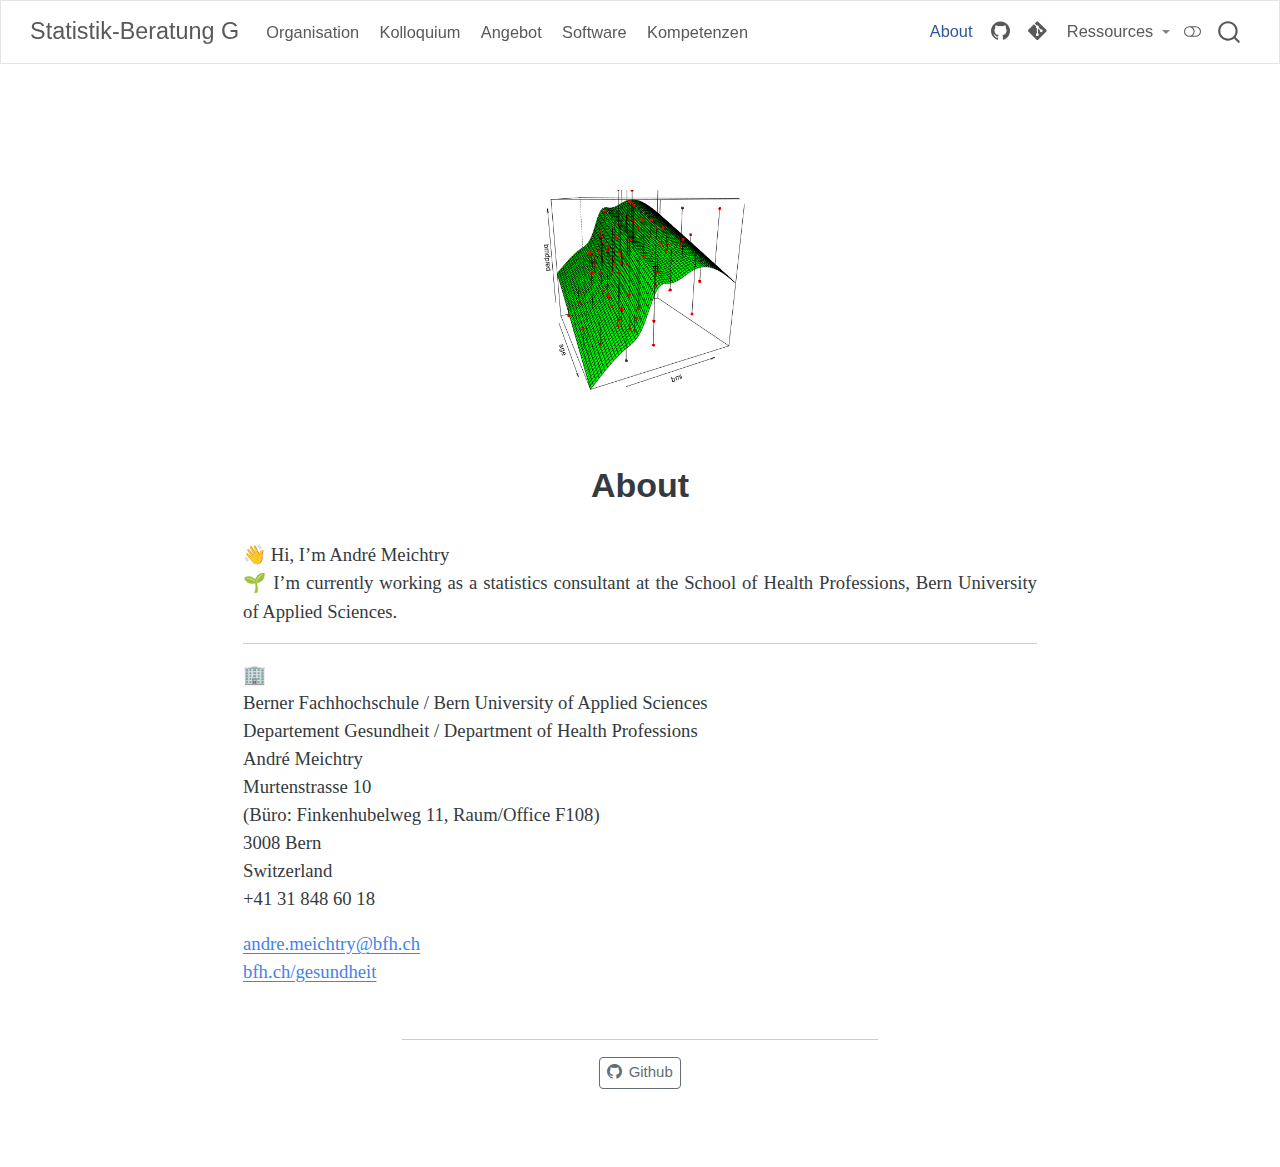
<file: docs/about.html>
<!DOCTYPE html>
<html xmlns="http://www.w3.org/1999/xhtml" lang="en" xml:lang="en"><head>

<meta charset="utf-8">
<meta name="generator" content="quarto-1.5.41">

<meta name="viewport" content="width=device-width, initial-scale=1.0, user-scalable=yes">


<title>Statistik-Beratung G – About</title>
<style>
code{white-space: pre-wrap;}
span.smallcaps{font-variant: small-caps;}
div.columns{display: flex; gap: min(4vw, 1.5em);}
div.column{flex: auto; overflow-x: auto;}
div.hanging-indent{margin-left: 1.5em; text-indent: -1.5em;}
ul.task-list{list-style: none;}
ul.task-list li input[type="checkbox"] {
  width: 0.8em;
  margin: 0 0.8em 0.2em -1em; /* quarto-specific, see https://github.com/quarto-dev/quarto-cli/issues/4556 */ 
  vertical-align: middle;
}
</style>


<script src="site_libs/quarto-nav/quarto-nav.js"></script>
<script src="site_libs/quarto-nav/headroom.min.js"></script>
<script src="site_libs/clipboard/clipboard.min.js"></script>
<script src="site_libs/quarto-search/autocomplete.umd.js"></script>
<script src="site_libs/quarto-search/fuse.min.js"></script>
<script src="site_libs/quarto-search/quarto-search.js"></script>
<meta name="quarto:offset" content="./">
<script src="site_libs/quarto-html/quarto.js"></script>
<script src="site_libs/quarto-html/popper.min.js"></script>
<script src="site_libs/quarto-html/tippy.umd.min.js"></script>
<link href="site_libs/quarto-html/tippy.css" rel="stylesheet">
<link href="site_libs/quarto-html/quarto-syntax-highlighting.css" rel="stylesheet" class="quarto-color-scheme" id="quarto-text-highlighting-styles">
<link href="site_libs/quarto-html/quarto-syntax-highlighting-dark.css" rel="prefetch" class="quarto-color-scheme quarto-color-alternate" id="quarto-text-highlighting-styles">
<script src="site_libs/bootstrap/bootstrap.min.js"></script>
<link href="site_libs/bootstrap/bootstrap-icons.css" rel="stylesheet">
<link href="site_libs/bootstrap/bootstrap.min.css" rel="stylesheet" class="quarto-color-scheme" id="quarto-bootstrap" data-mode="light">
<link href="site_libs/bootstrap/bootstrap-dark.min.css" rel="prefetch" class="quarto-color-scheme quarto-color-alternate" id="quarto-bootstrap" data-mode="dark">
<script id="quarto-search-options" type="application/json">{
  "location": "navbar",
  "copy-button": false,
  "collapse-after": 3,
  "panel-placement": "end",
  "type": "overlay",
  "limit": 50,
  "keyboard-shortcut": [
    "f",
    "/",
    "s"
  ],
  "show-item-context": false,
  "language": {
    "search-no-results-text": "No results",
    "search-matching-documents-text": "matching documents",
    "search-copy-link-title": "Copy link to search",
    "search-hide-matches-text": "Hide additional matches",
    "search-more-match-text": "more match in this document",
    "search-more-matches-text": "more matches in this document",
    "search-clear-button-title": "Clear",
    "search-text-placeholder": "",
    "search-detached-cancel-button-title": "Cancel",
    "search-submit-button-title": "Submit",
    "search-label": "Search"
  }
}</script>


</head>

<body class="nav-fixed fullcontent">

<div id="quarto-search-results"></div>
  <header id="quarto-header" class="headroom fixed-top">
    <nav class="navbar navbar-expand-lg " data-bs-theme="dark">
      <div class="navbar-container container-fluid">
      <div class="navbar-brand-container mx-auto">
    <a class="navbar-brand" href="./index.html">
    <span class="navbar-title">Statistik-Beratung G</span>
    </a>
  </div>
            <div id="quarto-search" class="" title="Search"></div>
          <button class="navbar-toggler" type="button" data-bs-toggle="collapse" data-bs-target="#navbarCollapse" aria-controls="navbarCollapse" role="menu" aria-expanded="false" aria-label="Toggle navigation" onclick="if (window.quartoToggleHeadroom) { window.quartoToggleHeadroom(); }">
  <span class="navbar-toggler-icon"></span>
</button>
          <div class="collapse navbar-collapse" id="navbarCollapse">
            <ul class="navbar-nav navbar-nav-scroll me-auto">
  <li class="nav-item">
    <a class="nav-link" href="./organisation.html"> 
<span class="menu-text">Organisation</span></a>
  </li>  
  <li class="nav-item">
    <a class="nav-link" href="./Kolloquium.html"> 
<span class="menu-text">Kolloquium</span></a>
  </li>  
  <li class="nav-item">
    <a class="nav-link" href="./angebot.html"> 
<span class="menu-text">Angebot</span></a>
  </li>  
  <li class="nav-item">
    <a class="nav-link" href="./software.html"> 
<span class="menu-text">Software</span></a>
  </li>  
  <li class="nav-item">
    <a class="nav-link" href="./kompetenzen.html"> 
<span class="menu-text">Kompetenzen</span></a>
  </li>  
</ul>
            <ul class="navbar-nav navbar-nav-scroll ms-auto">
  <li class="nav-item">
    <a class="nav-link active" href="./about.html" aria-current="page"> 
<span class="menu-text">About</span></a>
  </li>  
  <li class="nav-item compact">
    <a class="nav-link" href="https://github.com/mcdr65"> <i class="bi bi-github" role="img">
</i> 
<span class="menu-text"></span></a>
  </li>  
  <li class="nav-item compact">
    <a class="nav-link" href="https://gitlab.ti.bfh.ch/"> <i class="bi bi-git" role="img">
</i> 
<span class="menu-text"></span></a>
  </li>  
  <li class="nav-item dropdown ">
    <a class="nav-link dropdown-toggle" href="#" id="nav-menu-ressources" role="link" data-bs-toggle="dropdown" aria-expanded="false">
 <span class="menu-text">Ressources</span>
    </a>
    <ul class="dropdown-menu dropdown-menu-end" aria-labelledby="nav-menu-ressources">    
        <li>
    <a class="dropdown-item" href="https://rweekly.org/">
 <span class="dropdown-text">R Weekly</span></a>
  </li>  
        <li>
    <a class="dropdown-item" href="https://www.r-bloggers.com/">
 <span class="dropdown-text">R Bloggers</span></a>
  </li>  
    </ul>
  </li>
</ul>
          </div> <!-- /navcollapse -->
            <div class="quarto-navbar-tools">
  <a href="" class="quarto-color-scheme-toggle quarto-navigation-tool  px-1" onclick="window.quartoToggleColorScheme(); return false;" title="Toggle dark mode"><i class="bi"></i></a>
</div>
      </div> <!-- /container-fluid -->
    </nav>
</header>
<!-- content -->
<div id="quarto-content" class="quarto-container page-columns page-rows-contents page-layout-article page-navbar">
<!-- sidebar -->
<!-- margin-sidebar -->
    
<!-- main -->
<div class="quarto-about-jolla">
  <img src="profile.png" class="about-image
  round " style="height: 15em; width: 15em;">
 <header id="title-block-header" class="quarto-title-block default">
<div class="quarto-title">
<h1 class="title">About</h1>
</div>
<div class="quarto-title-meta">
  </div>
</header><main class="content" id="quarto-document-content">
<div style="text-align: justify">
<p>👋 Hi, I’m André Meichtry<br>
🌱 I’m currently working as a statistics consultant at the School of Health Professions, Bern University of Applied Sciences.<br>
<!-- 👀 I’m interested in philosophy and history of physics --> <!-- ❤️ I like 🏃. --></p>
<hr>
<p>🏢<br>
Berner Fachhochschule / Bern University of Applied Sciences<br>
Departement Gesundheit / Department of Health Professions<br>
André Meichtry<br>
Murtenstrasse 10<br>
(Büro: Finkenhubelweg 11, Raum/Office F108)<br>
3008 Bern<br>
Switzerland<br>
+41 31 848 60 18<br>
</p>
<p><a href="mailto:andre.meichtry@bfh.ch">andre.meichtry@bfh.ch</a><br>
<a href="bfh.ch/gesundheit">bfh.ch/gesundheit</a></p>
</div>


</main> 
  <hr class="about-sep">
   <div class="about-links">
  <a href="https://github.com" class="about-link" rel="" target="">
    <i class="bi bi-github"></i>
     <span class="about-link-text">Github</span>
  </a>
</div>
</div>
 <!-- /main -->
<script id="quarto-html-after-body" type="application/javascript">
window.document.addEventListener("DOMContentLoaded", function (event) {
  const toggleBodyColorMode = (bsSheetEl) => {
    const mode = bsSheetEl.getAttribute("data-mode");
    const bodyEl = window.document.querySelector("body");
    if (mode === "dark") {
      bodyEl.classList.add("quarto-dark");
      bodyEl.classList.remove("quarto-light");
    } else {
      bodyEl.classList.add("quarto-light");
      bodyEl.classList.remove("quarto-dark");
    }
  }
  const toggleBodyColorPrimary = () => {
    const bsSheetEl = window.document.querySelector("link#quarto-bootstrap");
    if (bsSheetEl) {
      toggleBodyColorMode(bsSheetEl);
    }
  }
  toggleBodyColorPrimary();  
  const disableStylesheet = (stylesheets) => {
    for (let i=0; i < stylesheets.length; i++) {
      const stylesheet = stylesheets[i];
      stylesheet.rel = 'prefetch';
    }
  }
  const enableStylesheet = (stylesheets) => {
    for (let i=0; i < stylesheets.length; i++) {
      const stylesheet = stylesheets[i];
      stylesheet.rel = 'stylesheet';
    }
  }
  const manageTransitions = (selector, allowTransitions) => {
    const els = window.document.querySelectorAll(selector);
    for (let i=0; i < els.length; i++) {
      const el = els[i];
      if (allowTransitions) {
        el.classList.remove('notransition');
      } else {
        el.classList.add('notransition');
      }
    }
  }
  const toggleGiscusIfUsed = (isAlternate, darkModeDefault) => {
    const baseTheme = document.querySelector('#giscus-base-theme')?.value ?? 'light';
    const alternateTheme = document.querySelector('#giscus-alt-theme')?.value ?? 'dark';
    let newTheme = '';
    if(darkModeDefault) {
      newTheme = isAlternate ? baseTheme : alternateTheme;
    } else {
      newTheme = isAlternate ? alternateTheme : baseTheme;
    }
    const changeGiscusTheme = () => {
      // From: https://github.com/giscus/giscus/issues/336
      const sendMessage = (message) => {
        const iframe = document.querySelector('iframe.giscus-frame');
        if (!iframe) return;
        iframe.contentWindow.postMessage({ giscus: message }, 'https://giscus.app');
      }
      sendMessage({
        setConfig: {
          theme: newTheme
        }
      });
    }
    const isGiscussLoaded = window.document.querySelector('iframe.giscus-frame') !== null;
    if (isGiscussLoaded) {
      changeGiscusTheme();
    }
  }
  const toggleColorMode = (alternate) => {
    // Switch the stylesheets
    const alternateStylesheets = window.document.querySelectorAll('link.quarto-color-scheme.quarto-color-alternate');
    manageTransitions('#quarto-margin-sidebar .nav-link', false);
    if (alternate) {
      enableStylesheet(alternateStylesheets);
      for (const sheetNode of alternateStylesheets) {
        if (sheetNode.id === "quarto-bootstrap") {
          toggleBodyColorMode(sheetNode);
        }
      }
    } else {
      disableStylesheet(alternateStylesheets);
      toggleBodyColorPrimary();
    }
    manageTransitions('#quarto-margin-sidebar .nav-link', true);
    // Switch the toggles
    const toggles = window.document.querySelectorAll('.quarto-color-scheme-toggle');
    for (let i=0; i < toggles.length; i++) {
      const toggle = toggles[i];
      if (toggle) {
        if (alternate) {
          toggle.classList.add("alternate");     
        } else {
          toggle.classList.remove("alternate");
        }
      }
    }
    // Hack to workaround the fact that safari doesn't
    // properly recolor the scrollbar when toggling (#1455)
    if (navigator.userAgent.indexOf('Safari') > 0 && navigator.userAgent.indexOf('Chrome') == -1) {
      manageTransitions("body", false);
      window.scrollTo(0, 1);
      setTimeout(() => {
        window.scrollTo(0, 0);
        manageTransitions("body", true);
      }, 40);  
    }
  }
  const isFileUrl = () => { 
    return window.location.protocol === 'file:';
  }
  const hasAlternateSentinel = () => {  
    let styleSentinel = getColorSchemeSentinel();
    if (styleSentinel !== null) {
      return styleSentinel === "alternate";
    } else {
      return false;
    }
  }
  const setStyleSentinel = (alternate) => {
    const value = alternate ? "alternate" : "default";
    if (!isFileUrl()) {
      window.localStorage.setItem("quarto-color-scheme", value);
    } else {
      localAlternateSentinel = value;
    }
  }
  const getColorSchemeSentinel = () => {
    if (!isFileUrl()) {
      const storageValue = window.localStorage.getItem("quarto-color-scheme");
      return storageValue != null ? storageValue : localAlternateSentinel;
    } else {
      return localAlternateSentinel;
    }
  }
  const darkModeDefault = false;
  let localAlternateSentinel = darkModeDefault ? 'alternate' : 'default';
  // Dark / light mode switch
  window.quartoToggleColorScheme = () => {
    // Read the current dark / light value 
    let toAlternate = !hasAlternateSentinel();
    toggleColorMode(toAlternate);
    setStyleSentinel(toAlternate);
    toggleGiscusIfUsed(toAlternate, darkModeDefault);
  };
  // Ensure there is a toggle, if there isn't float one in the top right
  if (window.document.querySelector('.quarto-color-scheme-toggle') === null) {
    const a = window.document.createElement('a');
    a.classList.add('top-right');
    a.classList.add('quarto-color-scheme-toggle');
    a.href = "";
    a.onclick = function() { try { window.quartoToggleColorScheme(); } catch {} return false; };
    const i = window.document.createElement("i");
    i.classList.add('bi');
    a.appendChild(i);
    window.document.body.appendChild(a);
  }
  // Switch to dark mode if need be
  if (hasAlternateSentinel()) {
    toggleColorMode(true);
  } else {
    toggleColorMode(false);
  }
  const isCodeAnnotation = (el) => {
    for (const clz of el.classList) {
      if (clz.startsWith('code-annotation-')) {                     
        return true;
      }
    }
    return false;
  }
  const onCopySuccess = function(e) {
    // button target
    const button = e.trigger;
    // don't keep focus
    button.blur();
    // flash "checked"
    button.classList.add('code-copy-button-checked');
    var currentTitle = button.getAttribute("title");
    button.setAttribute("title", "Copied!");
    let tooltip;
    if (window.bootstrap) {
      button.setAttribute("data-bs-toggle", "tooltip");
      button.setAttribute("data-bs-placement", "left");
      button.setAttribute("data-bs-title", "Copied!");
      tooltip = new bootstrap.Tooltip(button, 
        { trigger: "manual", 
          customClass: "code-copy-button-tooltip",
          offset: [0, -8]});
      tooltip.show();    
    }
    setTimeout(function() {
      if (tooltip) {
        tooltip.hide();
        button.removeAttribute("data-bs-title");
        button.removeAttribute("data-bs-toggle");
        button.removeAttribute("data-bs-placement");
      }
      button.setAttribute("title", currentTitle);
      button.classList.remove('code-copy-button-checked');
    }, 1000);
    // clear code selection
    e.clearSelection();
  }
  const getTextToCopy = function(trigger) {
      const codeEl = trigger.previousElementSibling.cloneNode(true);
      for (const childEl of codeEl.children) {
        if (isCodeAnnotation(childEl)) {
          childEl.remove();
        }
      }
      return codeEl.innerText;
  }
  const clipboard = new window.ClipboardJS('.code-copy-button:not([data-in-quarto-modal])', {
    text: getTextToCopy
  });
  clipboard.on('success', onCopySuccess);
  if (window.document.getElementById('quarto-embedded-source-code-modal')) {
    // For code content inside modals, clipBoardJS needs to be initialized with a container option
    // TODO: Check when it could be a function (https://github.com/zenorocha/clipboard.js/issues/860)
    const clipboardModal = new window.ClipboardJS('.code-copy-button[data-in-quarto-modal]', {
      text: getTextToCopy,
      container: window.document.getElementById('quarto-embedded-source-code-modal')
    });
    clipboardModal.on('success', onCopySuccess);
  }
    var localhostRegex = new RegExp(/^(?:http|https):\/\/localhost\:?[0-9]*\//);
    var mailtoRegex = new RegExp(/^mailto:/);
      var filterRegex = new RegExp('/' + window.location.host + '/');
    var isInternal = (href) => {
        return filterRegex.test(href) || localhostRegex.test(href) || mailtoRegex.test(href);
    }
    // Inspect non-navigation links and adorn them if external
 	var links = window.document.querySelectorAll('a[href]:not(.nav-link):not(.navbar-brand):not(.toc-action):not(.sidebar-link):not(.sidebar-item-toggle):not(.pagination-link):not(.no-external):not([aria-hidden]):not(.dropdown-item):not(.quarto-navigation-tool):not(.about-link)');
    for (var i=0; i<links.length; i++) {
      const link = links[i];
      if (!isInternal(link.href)) {
        // undo the damage that might have been done by quarto-nav.js in the case of
        // links that we want to consider external
        if (link.dataset.originalHref !== undefined) {
          link.href = link.dataset.originalHref;
        }
      }
    }
  function tippyHover(el, contentFn, onTriggerFn, onUntriggerFn) {
    const config = {
      allowHTML: true,
      maxWidth: 500,
      delay: 100,
      arrow: false,
      appendTo: function(el) {
          return el.parentElement;
      },
      interactive: true,
      interactiveBorder: 10,
      theme: 'quarto',
      placement: 'bottom-start',
    };
    if (contentFn) {
      config.content = contentFn;
    }
    if (onTriggerFn) {
      config.onTrigger = onTriggerFn;
    }
    if (onUntriggerFn) {
      config.onUntrigger = onUntriggerFn;
    }
    window.tippy(el, config); 
  }
  const noterefs = window.document.querySelectorAll('a[role="doc-noteref"]');
  for (var i=0; i<noterefs.length; i++) {
    const ref = noterefs[i];
    tippyHover(ref, function() {
      // use id or data attribute instead here
      let href = ref.getAttribute('data-footnote-href') || ref.getAttribute('href');
      try { href = new URL(href).hash; } catch {}
      const id = href.replace(/^#\/?/, "");
      const note = window.document.getElementById(id);
      if (note) {
        return note.innerHTML;
      } else {
        return "";
      }
    });
  }
  const xrefs = window.document.querySelectorAll('a.quarto-xref');
  const processXRef = (id, note) => {
    // Strip column container classes
    const stripColumnClz = (el) => {
      el.classList.remove("page-full", "page-columns");
      if (el.children) {
        for (const child of el.children) {
          stripColumnClz(child);
        }
      }
    }
    stripColumnClz(note)
    if (id === null || id.startsWith('sec-')) {
      // Special case sections, only their first couple elements
      const container = document.createElement("div");
      if (note.children && note.children.length > 2) {
        container.appendChild(note.children[0].cloneNode(true));
        for (let i = 1; i < note.children.length; i++) {
          const child = note.children[i];
          if (child.tagName === "P" && child.innerText === "") {
            continue;
          } else {
            container.appendChild(child.cloneNode(true));
            break;
          }
        }
        if (window.Quarto?.typesetMath) {
          window.Quarto.typesetMath(container);
        }
        return container.innerHTML
      } else {
        if (window.Quarto?.typesetMath) {
          window.Quarto.typesetMath(note);
        }
        return note.innerHTML;
      }
    } else {
      // Remove any anchor links if they are present
      const anchorLink = note.querySelector('a.anchorjs-link');
      if (anchorLink) {
        anchorLink.remove();
      }
      if (window.Quarto?.typesetMath) {
        window.Quarto.typesetMath(note);
      }
      // TODO in 1.5, we should make sure this works without a callout special case
      if (note.classList.contains("callout")) {
        return note.outerHTML;
      } else {
        return note.innerHTML;
      }
    }
  }
  for (var i=0; i<xrefs.length; i++) {
    const xref = xrefs[i];
    tippyHover(xref, undefined, function(instance) {
      instance.disable();
      let url = xref.getAttribute('href');
      let hash = undefined; 
      if (url.startsWith('#')) {
        hash = url;
      } else {
        try { hash = new URL(url).hash; } catch {}
      }
      if (hash) {
        const id = hash.replace(/^#\/?/, "");
        const note = window.document.getElementById(id);
        if (note !== null) {
          try {
            const html = processXRef(id, note.cloneNode(true));
            instance.setContent(html);
          } finally {
            instance.enable();
            instance.show();
          }
        } else {
          // See if we can fetch this
          fetch(url.split('#')[0])
          .then(res => res.text())
          .then(html => {
            const parser = new DOMParser();
            const htmlDoc = parser.parseFromString(html, "text/html");
            const note = htmlDoc.getElementById(id);
            if (note !== null) {
              const html = processXRef(id, note);
              instance.setContent(html);
            } 
          }).finally(() => {
            instance.enable();
            instance.show();
          });
        }
      } else {
        // See if we can fetch a full url (with no hash to target)
        // This is a special case and we should probably do some content thinning / targeting
        fetch(url)
        .then(res => res.text())
        .then(html => {
          const parser = new DOMParser();
          const htmlDoc = parser.parseFromString(html, "text/html");
          const note = htmlDoc.querySelector('main.content');
          if (note !== null) {
            // This should only happen for chapter cross references
            // (since there is no id in the URL)
            // remove the first header
            if (note.children.length > 0 && note.children[0].tagName === "HEADER") {
              note.children[0].remove();
            }
            const html = processXRef(null, note);
            instance.setContent(html);
          } 
        }).finally(() => {
          instance.enable();
          instance.show();
        });
      }
    }, function(instance) {
    });
  }
      let selectedAnnoteEl;
      const selectorForAnnotation = ( cell, annotation) => {
        let cellAttr = 'data-code-cell="' + cell + '"';
        let lineAttr = 'data-code-annotation="' +  annotation + '"';
        const selector = 'span[' + cellAttr + '][' + lineAttr + ']';
        return selector;
      }
      const selectCodeLines = (annoteEl) => {
        const doc = window.document;
        const targetCell = annoteEl.getAttribute("data-target-cell");
        const targetAnnotation = annoteEl.getAttribute("data-target-annotation");
        const annoteSpan = window.document.querySelector(selectorForAnnotation(targetCell, targetAnnotation));
        const lines = annoteSpan.getAttribute("data-code-lines").split(",");
        const lineIds = lines.map((line) => {
          return targetCell + "-" + line;
        })
        let top = null;
        let height = null;
        let parent = null;
        if (lineIds.length > 0) {
            //compute the position of the single el (top and bottom and make a div)
            const el = window.document.getElementById(lineIds[0]);
            top = el.offsetTop;
            height = el.offsetHeight;
            parent = el.parentElement.parentElement;
          if (lineIds.length > 1) {
            const lastEl = window.document.getElementById(lineIds[lineIds.length - 1]);
            const bottom = lastEl.offsetTop + lastEl.offsetHeight;
            height = bottom - top;
          }
          if (top !== null && height !== null && parent !== null) {
            // cook up a div (if necessary) and position it 
            let div = window.document.getElementById("code-annotation-line-highlight");
            if (div === null) {
              div = window.document.createElement("div");
              div.setAttribute("id", "code-annotation-line-highlight");
              div.style.position = 'absolute';
              parent.appendChild(div);
            }
            div.style.top = top - 2 + "px";
            div.style.height = height + 4 + "px";
            div.style.left = 0;
            let gutterDiv = window.document.getElementById("code-annotation-line-highlight-gutter");
            if (gutterDiv === null) {
              gutterDiv = window.document.createElement("div");
              gutterDiv.setAttribute("id", "code-annotation-line-highlight-gutter");
              gutterDiv.style.position = 'absolute';
              const codeCell = window.document.getElementById(targetCell);
              const gutter = codeCell.querySelector('.code-annotation-gutter');
              gutter.appendChild(gutterDiv);
            }
            gutterDiv.style.top = top - 2 + "px";
            gutterDiv.style.height = height + 4 + "px";
          }
          selectedAnnoteEl = annoteEl;
        }
      };
      const unselectCodeLines = () => {
        const elementsIds = ["code-annotation-line-highlight", "code-annotation-line-highlight-gutter"];
        elementsIds.forEach((elId) => {
          const div = window.document.getElementById(elId);
          if (div) {
            div.remove();
          }
        });
        selectedAnnoteEl = undefined;
      };
        // Handle positioning of the toggle
    window.addEventListener(
      "resize",
      throttle(() => {
        elRect = undefined;
        if (selectedAnnoteEl) {
          selectCodeLines(selectedAnnoteEl);
        }
      }, 10)
    );
    function throttle(fn, ms) {
    let throttle = false;
    let timer;
      return (...args) => {
        if(!throttle) { // first call gets through
            fn.apply(this, args);
            throttle = true;
        } else { // all the others get throttled
            if(timer) clearTimeout(timer); // cancel #2
            timer = setTimeout(() => {
              fn.apply(this, args);
              timer = throttle = false;
            }, ms);
        }
      };
    }
      // Attach click handler to the DT
      const annoteDls = window.document.querySelectorAll('dt[data-target-cell]');
      for (const annoteDlNode of annoteDls) {
        annoteDlNode.addEventListener('click', (event) => {
          const clickedEl = event.target;
          if (clickedEl !== selectedAnnoteEl) {
            unselectCodeLines();
            const activeEl = window.document.querySelector('dt[data-target-cell].code-annotation-active');
            if (activeEl) {
              activeEl.classList.remove('code-annotation-active');
            }
            selectCodeLines(clickedEl);
            clickedEl.classList.add('code-annotation-active');
          } else {
            // Unselect the line
            unselectCodeLines();
            clickedEl.classList.remove('code-annotation-active');
          }
        });
      }
  const findCites = (el) => {
    const parentEl = el.parentElement;
    if (parentEl) {
      const cites = parentEl.dataset.cites;
      if (cites) {
        return {
          el,
          cites: cites.split(' ')
        };
      } else {
        return findCites(el.parentElement)
      }
    } else {
      return undefined;
    }
  };
  var bibliorefs = window.document.querySelectorAll('a[role="doc-biblioref"]');
  for (var i=0; i<bibliorefs.length; i++) {
    const ref = bibliorefs[i];
    const citeInfo = findCites(ref);
    if (citeInfo) {
      tippyHover(citeInfo.el, function() {
        var popup = window.document.createElement('div');
        citeInfo.cites.forEach(function(cite) {
          var citeDiv = window.document.createElement('div');
          citeDiv.classList.add('hanging-indent');
          citeDiv.classList.add('csl-entry');
          var biblioDiv = window.document.getElementById('ref-' + cite);
          if (biblioDiv) {
            citeDiv.innerHTML = biblioDiv.innerHTML;
          }
          popup.appendChild(citeDiv);
        });
        return popup.innerHTML;
      });
    }
  }
});
</script>
</div> <!-- /content -->




</body></html>
</file>
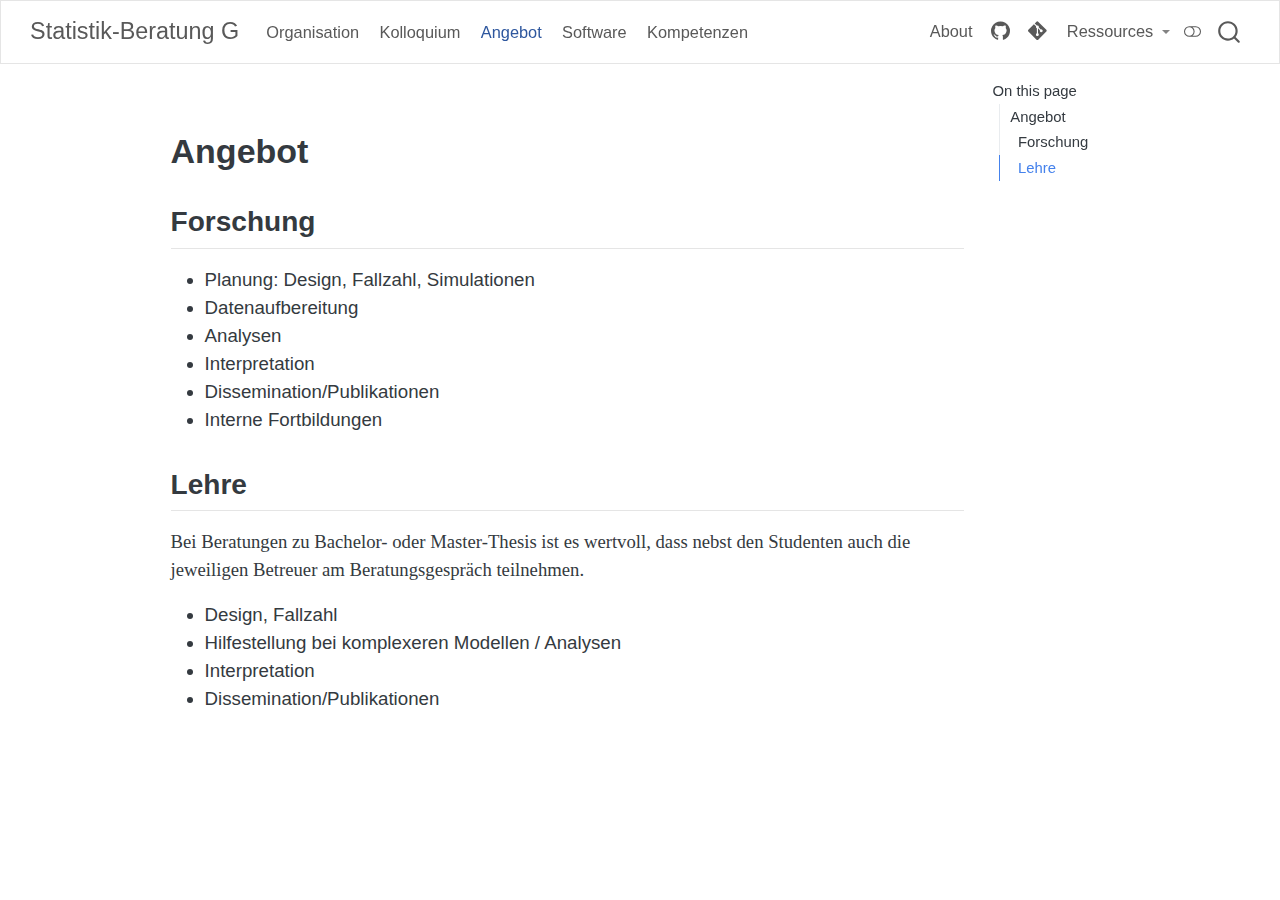
<file: docs/angebot.html>
<!DOCTYPE html>
<html xmlns="http://www.w3.org/1999/xhtml" lang="en" xml:lang="en"><head>

<meta charset="utf-8">
<meta name="generator" content="quarto-1.5.41">

<meta name="viewport" content="width=device-width, initial-scale=1.0, user-scalable=yes">


<title>Statistik-Beratung G – angebot</title>
<style>
code{white-space: pre-wrap;}
span.smallcaps{font-variant: small-caps;}
div.columns{display: flex; gap: min(4vw, 1.5em);}
div.column{flex: auto; overflow-x: auto;}
div.hanging-indent{margin-left: 1.5em; text-indent: -1.5em;}
ul.task-list{list-style: none;}
ul.task-list li input[type="checkbox"] {
  width: 0.8em;
  margin: 0 0.8em 0.2em -1em; /* quarto-specific, see https://github.com/quarto-dev/quarto-cli/issues/4556 */ 
  vertical-align: middle;
}
</style>


<script src="site_libs/quarto-nav/quarto-nav.js"></script>
<script src="site_libs/quarto-nav/headroom.min.js"></script>
<script src="site_libs/clipboard/clipboard.min.js"></script>
<script src="site_libs/quarto-search/autocomplete.umd.js"></script>
<script src="site_libs/quarto-search/fuse.min.js"></script>
<script src="site_libs/quarto-search/quarto-search.js"></script>
<meta name="quarto:offset" content="./">
<script src="site_libs/quarto-html/quarto.js"></script>
<script src="site_libs/quarto-html/popper.min.js"></script>
<script src="site_libs/quarto-html/tippy.umd.min.js"></script>
<script src="site_libs/quarto-html/anchor.min.js"></script>
<link href="site_libs/quarto-html/tippy.css" rel="stylesheet">
<link href="site_libs/quarto-html/quarto-syntax-highlighting.css" rel="stylesheet" class="quarto-color-scheme" id="quarto-text-highlighting-styles">
<link href="site_libs/quarto-html/quarto-syntax-highlighting-dark.css" rel="prefetch" class="quarto-color-scheme quarto-color-alternate" id="quarto-text-highlighting-styles">
<script src="site_libs/bootstrap/bootstrap.min.js"></script>
<link href="site_libs/bootstrap/bootstrap-icons.css" rel="stylesheet">
<link href="site_libs/bootstrap/bootstrap.min.css" rel="stylesheet" class="quarto-color-scheme" id="quarto-bootstrap" data-mode="light">
<link href="site_libs/bootstrap/bootstrap-dark.min.css" rel="prefetch" class="quarto-color-scheme quarto-color-alternate" id="quarto-bootstrap" data-mode="dark">
<script id="quarto-search-options" type="application/json">{
  "location": "navbar",
  "copy-button": false,
  "collapse-after": 3,
  "panel-placement": "end",
  "type": "overlay",
  "limit": 50,
  "keyboard-shortcut": [
    "f",
    "/",
    "s"
  ],
  "show-item-context": false,
  "language": {
    "search-no-results-text": "No results",
    "search-matching-documents-text": "matching documents",
    "search-copy-link-title": "Copy link to search",
    "search-hide-matches-text": "Hide additional matches",
    "search-more-match-text": "more match in this document",
    "search-more-matches-text": "more matches in this document",
    "search-clear-button-title": "Clear",
    "search-text-placeholder": "",
    "search-detached-cancel-button-title": "Cancel",
    "search-submit-button-title": "Submit",
    "search-label": "Search"
  }
}</script>


</head>

<body class="nav-fixed">

<div id="quarto-search-results"></div>
  <header id="quarto-header" class="headroom fixed-top">
    <nav class="navbar navbar-expand-lg " data-bs-theme="dark">
      <div class="navbar-container container-fluid">
      <div class="navbar-brand-container mx-auto">
    <a class="navbar-brand" href="./index.html">
    <span class="navbar-title">Statistik-Beratung G</span>
    </a>
  </div>
            <div id="quarto-search" class="" title="Search"></div>
          <button class="navbar-toggler" type="button" data-bs-toggle="collapse" data-bs-target="#navbarCollapse" aria-controls="navbarCollapse" role="menu" aria-expanded="false" aria-label="Toggle navigation" onclick="if (window.quartoToggleHeadroom) { window.quartoToggleHeadroom(); }">
  <span class="navbar-toggler-icon"></span>
</button>
          <div class="collapse navbar-collapse" id="navbarCollapse">
            <ul class="navbar-nav navbar-nav-scroll me-auto">
  <li class="nav-item">
    <a class="nav-link" href="./organisation.html"> 
<span class="menu-text">Organisation</span></a>
  </li>  
  <li class="nav-item">
    <a class="nav-link" href="./Kolloquium.html"> 
<span class="menu-text">Kolloquium</span></a>
  </li>  
  <li class="nav-item">
    <a class="nav-link active" href="./angebot.html" aria-current="page"> 
<span class="menu-text">Angebot</span></a>
  </li>  
  <li class="nav-item">
    <a class="nav-link" href="./software.html"> 
<span class="menu-text">Software</span></a>
  </li>  
  <li class="nav-item">
    <a class="nav-link" href="./kompetenzen.html"> 
<span class="menu-text">Kompetenzen</span></a>
  </li>  
</ul>
            <ul class="navbar-nav navbar-nav-scroll ms-auto">
  <li class="nav-item">
    <a class="nav-link" href="./about.html"> 
<span class="menu-text">About</span></a>
  </li>  
  <li class="nav-item compact">
    <a class="nav-link" href="https://github.com/mcdr65"> <i class="bi bi-github" role="img">
</i> 
<span class="menu-text"></span></a>
  </li>  
  <li class="nav-item compact">
    <a class="nav-link" href="https://gitlab.ti.bfh.ch/"> <i class="bi bi-git" role="img">
</i> 
<span class="menu-text"></span></a>
  </li>  
  <li class="nav-item dropdown ">
    <a class="nav-link dropdown-toggle" href="#" id="nav-menu-ressources" role="link" data-bs-toggle="dropdown" aria-expanded="false">
 <span class="menu-text">Ressources</span>
    </a>
    <ul class="dropdown-menu dropdown-menu-end" aria-labelledby="nav-menu-ressources">    
        <li>
    <a class="dropdown-item" href="https://rweekly.org/">
 <span class="dropdown-text">R Weekly</span></a>
  </li>  
        <li>
    <a class="dropdown-item" href="https://www.r-bloggers.com/">
 <span class="dropdown-text">R Bloggers</span></a>
  </li>  
    </ul>
  </li>
</ul>
          </div> <!-- /navcollapse -->
            <div class="quarto-navbar-tools">
  <a href="" class="quarto-color-scheme-toggle quarto-navigation-tool  px-1" onclick="window.quartoToggleColorScheme(); return false;" title="Toggle dark mode"><i class="bi"></i></a>
</div>
      </div> <!-- /container-fluid -->
    </nav>
</header>
<!-- content -->
<div id="quarto-content" class="quarto-container page-columns page-rows-contents page-layout-article page-navbar">
<!-- sidebar -->
<!-- margin-sidebar -->
    <div id="quarto-margin-sidebar" class="sidebar margin-sidebar">
        <nav id="TOC" role="doc-toc" class="toc-active">
    <h2 id="toc-title">On this page</h2>
   
  <ul>
  <li><a href="#angebot" id="toc-angebot" class="nav-link active" data-scroll-target="#angebot">Angebot</a>
  <ul class="collapse">
  <li><a href="#forschung" id="toc-forschung" class="nav-link" data-scroll-target="#forschung">Forschung</a></li>
  <li><a href="#lehre" id="toc-lehre" class="nav-link" data-scroll-target="#lehre">Lehre</a></li>
  </ul></li>
  </ul>
</nav>
    </div>
<!-- main -->
<main class="content" id="quarto-document-content">




<!-- > *To call in the statistician after the experiment is done may be no* -->
<!-- >     *more than asking him to perform a post-mortem examination: he may* -->
<!-- >     *be able to say what the experiment died of.* -->
<!-- > -->
<!-- > *Sir Ronald Aylmer Fisher* -->
<section id="angebot" class="level1">
<h1>Angebot</h1>
<section id="forschung" class="level2">
<h2 class="anchored" data-anchor-id="forschung">Forschung</h2>
<ul>
<li>Planung: Design, Fallzahl, Simulationen</li>
<li>Datenaufbereitung</li>
<li>Analysen</li>
<li>Interpretation</li>
<li>Dissemination/Publikationen</li>
<li>Interne Fortbildungen</li>
</ul>
</section>
<section id="lehre" class="level2">
<h2 class="anchored" data-anchor-id="lehre">Lehre</h2>
<!-- [^2]: Menschen, die an einer Hochschule einem Studium nachgehen, heissen Studenten. Man kann nicht sagen: "In der Kneipe sitzen biertrinkende Studierende" oder "Wir weinen um die gestorbenen Studierenden". -->
<p>Bei Beratungen zu Bachelor- oder Master-Thesis ist es wertvoll, dass nebst den Studenten auch die jeweiligen Betreuer am Beratungsgespräch teilnehmen.</p>
<ul>
<li>Design, Fallzahl</li>
<li>Hilfestellung bei komplexeren Modellen / Analysen</li>
<li>Interpretation</li>
<li>Dissemination/Publikationen</li>
</ul>


</section>
</section>

</main> <!-- /main -->
<script id="quarto-html-after-body" type="application/javascript">
window.document.addEventListener("DOMContentLoaded", function (event) {
  const toggleBodyColorMode = (bsSheetEl) => {
    const mode = bsSheetEl.getAttribute("data-mode");
    const bodyEl = window.document.querySelector("body");
    if (mode === "dark") {
      bodyEl.classList.add("quarto-dark");
      bodyEl.classList.remove("quarto-light");
    } else {
      bodyEl.classList.add("quarto-light");
      bodyEl.classList.remove("quarto-dark");
    }
  }
  const toggleBodyColorPrimary = () => {
    const bsSheetEl = window.document.querySelector("link#quarto-bootstrap");
    if (bsSheetEl) {
      toggleBodyColorMode(bsSheetEl);
    }
  }
  toggleBodyColorPrimary();  
  const disableStylesheet = (stylesheets) => {
    for (let i=0; i < stylesheets.length; i++) {
      const stylesheet = stylesheets[i];
      stylesheet.rel = 'prefetch';
    }
  }
  const enableStylesheet = (stylesheets) => {
    for (let i=0; i < stylesheets.length; i++) {
      const stylesheet = stylesheets[i];
      stylesheet.rel = 'stylesheet';
    }
  }
  const manageTransitions = (selector, allowTransitions) => {
    const els = window.document.querySelectorAll(selector);
    for (let i=0; i < els.length; i++) {
      const el = els[i];
      if (allowTransitions) {
        el.classList.remove('notransition');
      } else {
        el.classList.add('notransition');
      }
    }
  }
  const toggleGiscusIfUsed = (isAlternate, darkModeDefault) => {
    const baseTheme = document.querySelector('#giscus-base-theme')?.value ?? 'light';
    const alternateTheme = document.querySelector('#giscus-alt-theme')?.value ?? 'dark';
    let newTheme = '';
    if(darkModeDefault) {
      newTheme = isAlternate ? baseTheme : alternateTheme;
    } else {
      newTheme = isAlternate ? alternateTheme : baseTheme;
    }
    const changeGiscusTheme = () => {
      // From: https://github.com/giscus/giscus/issues/336
      const sendMessage = (message) => {
        const iframe = document.querySelector('iframe.giscus-frame');
        if (!iframe) return;
        iframe.contentWindow.postMessage({ giscus: message }, 'https://giscus.app');
      }
      sendMessage({
        setConfig: {
          theme: newTheme
        }
      });
    }
    const isGiscussLoaded = window.document.querySelector('iframe.giscus-frame') !== null;
    if (isGiscussLoaded) {
      changeGiscusTheme();
    }
  }
  const toggleColorMode = (alternate) => {
    // Switch the stylesheets
    const alternateStylesheets = window.document.querySelectorAll('link.quarto-color-scheme.quarto-color-alternate');
    manageTransitions('#quarto-margin-sidebar .nav-link', false);
    if (alternate) {
      enableStylesheet(alternateStylesheets);
      for (const sheetNode of alternateStylesheets) {
        if (sheetNode.id === "quarto-bootstrap") {
          toggleBodyColorMode(sheetNode);
        }
      }
    } else {
      disableStylesheet(alternateStylesheets);
      toggleBodyColorPrimary();
    }
    manageTransitions('#quarto-margin-sidebar .nav-link', true);
    // Switch the toggles
    const toggles = window.document.querySelectorAll('.quarto-color-scheme-toggle');
    for (let i=0; i < toggles.length; i++) {
      const toggle = toggles[i];
      if (toggle) {
        if (alternate) {
          toggle.classList.add("alternate");     
        } else {
          toggle.classList.remove("alternate");
        }
      }
    }
    // Hack to workaround the fact that safari doesn't
    // properly recolor the scrollbar when toggling (#1455)
    if (navigator.userAgent.indexOf('Safari') > 0 && navigator.userAgent.indexOf('Chrome') == -1) {
      manageTransitions("body", false);
      window.scrollTo(0, 1);
      setTimeout(() => {
        window.scrollTo(0, 0);
        manageTransitions("body", true);
      }, 40);  
    }
  }
  const isFileUrl = () => { 
    return window.location.protocol === 'file:';
  }
  const hasAlternateSentinel = () => {  
    let styleSentinel = getColorSchemeSentinel();
    if (styleSentinel !== null) {
      return styleSentinel === "alternate";
    } else {
      return false;
    }
  }
  const setStyleSentinel = (alternate) => {
    const value = alternate ? "alternate" : "default";
    if (!isFileUrl()) {
      window.localStorage.setItem("quarto-color-scheme", value);
    } else {
      localAlternateSentinel = value;
    }
  }
  const getColorSchemeSentinel = () => {
    if (!isFileUrl()) {
      const storageValue = window.localStorage.getItem("quarto-color-scheme");
      return storageValue != null ? storageValue : localAlternateSentinel;
    } else {
      return localAlternateSentinel;
    }
  }
  const darkModeDefault = false;
  let localAlternateSentinel = darkModeDefault ? 'alternate' : 'default';
  // Dark / light mode switch
  window.quartoToggleColorScheme = () => {
    // Read the current dark / light value 
    let toAlternate = !hasAlternateSentinel();
    toggleColorMode(toAlternate);
    setStyleSentinel(toAlternate);
    toggleGiscusIfUsed(toAlternate, darkModeDefault);
  };
  // Ensure there is a toggle, if there isn't float one in the top right
  if (window.document.querySelector('.quarto-color-scheme-toggle') === null) {
    const a = window.document.createElement('a');
    a.classList.add('top-right');
    a.classList.add('quarto-color-scheme-toggle');
    a.href = "";
    a.onclick = function() { try { window.quartoToggleColorScheme(); } catch {} return false; };
    const i = window.document.createElement("i");
    i.classList.add('bi');
    a.appendChild(i);
    window.document.body.appendChild(a);
  }
  // Switch to dark mode if need be
  if (hasAlternateSentinel()) {
    toggleColorMode(true);
  } else {
    toggleColorMode(false);
  }
  const icon = "";
  const anchorJS = new window.AnchorJS();
  anchorJS.options = {
    placement: 'right',
    icon: icon
  };
  anchorJS.add('.anchored');
  const isCodeAnnotation = (el) => {
    for (const clz of el.classList) {
      if (clz.startsWith('code-annotation-')) {                     
        return true;
      }
    }
    return false;
  }
  const onCopySuccess = function(e) {
    // button target
    const button = e.trigger;
    // don't keep focus
    button.blur();
    // flash "checked"
    button.classList.add('code-copy-button-checked');
    var currentTitle = button.getAttribute("title");
    button.setAttribute("title", "Copied!");
    let tooltip;
    if (window.bootstrap) {
      button.setAttribute("data-bs-toggle", "tooltip");
      button.setAttribute("data-bs-placement", "left");
      button.setAttribute("data-bs-title", "Copied!");
      tooltip = new bootstrap.Tooltip(button, 
        { trigger: "manual", 
          customClass: "code-copy-button-tooltip",
          offset: [0, -8]});
      tooltip.show();    
    }
    setTimeout(function() {
      if (tooltip) {
        tooltip.hide();
        button.removeAttribute("data-bs-title");
        button.removeAttribute("data-bs-toggle");
        button.removeAttribute("data-bs-placement");
      }
      button.setAttribute("title", currentTitle);
      button.classList.remove('code-copy-button-checked');
    }, 1000);
    // clear code selection
    e.clearSelection();
  }
  const getTextToCopy = function(trigger) {
      const codeEl = trigger.previousElementSibling.cloneNode(true);
      for (const childEl of codeEl.children) {
        if (isCodeAnnotation(childEl)) {
          childEl.remove();
        }
      }
      return codeEl.innerText;
  }
  const clipboard = new window.ClipboardJS('.code-copy-button:not([data-in-quarto-modal])', {
    text: getTextToCopy
  });
  clipboard.on('success', onCopySuccess);
  if (window.document.getElementById('quarto-embedded-source-code-modal')) {
    // For code content inside modals, clipBoardJS needs to be initialized with a container option
    // TODO: Check when it could be a function (https://github.com/zenorocha/clipboard.js/issues/860)
    const clipboardModal = new window.ClipboardJS('.code-copy-button[data-in-quarto-modal]', {
      text: getTextToCopy,
      container: window.document.getElementById('quarto-embedded-source-code-modal')
    });
    clipboardModal.on('success', onCopySuccess);
  }
    var localhostRegex = new RegExp(/^(?:http|https):\/\/localhost\:?[0-9]*\//);
    var mailtoRegex = new RegExp(/^mailto:/);
      var filterRegex = new RegExp('/' + window.location.host + '/');
    var isInternal = (href) => {
        return filterRegex.test(href) || localhostRegex.test(href) || mailtoRegex.test(href);
    }
    // Inspect non-navigation links and adorn them if external
 	var links = window.document.querySelectorAll('a[href]:not(.nav-link):not(.navbar-brand):not(.toc-action):not(.sidebar-link):not(.sidebar-item-toggle):not(.pagination-link):not(.no-external):not([aria-hidden]):not(.dropdown-item):not(.quarto-navigation-tool):not(.about-link)');
    for (var i=0; i<links.length; i++) {
      const link = links[i];
      if (!isInternal(link.href)) {
        // undo the damage that might have been done by quarto-nav.js in the case of
        // links that we want to consider external
        if (link.dataset.originalHref !== undefined) {
          link.href = link.dataset.originalHref;
        }
      }
    }
  function tippyHover(el, contentFn, onTriggerFn, onUntriggerFn) {
    const config = {
      allowHTML: true,
      maxWidth: 500,
      delay: 100,
      arrow: false,
      appendTo: function(el) {
          return el.parentElement;
      },
      interactive: true,
      interactiveBorder: 10,
      theme: 'quarto',
      placement: 'bottom-start',
    };
    if (contentFn) {
      config.content = contentFn;
    }
    if (onTriggerFn) {
      config.onTrigger = onTriggerFn;
    }
    if (onUntriggerFn) {
      config.onUntrigger = onUntriggerFn;
    }
    window.tippy(el, config); 
  }
  const noterefs = window.document.querySelectorAll('a[role="doc-noteref"]');
  for (var i=0; i<noterefs.length; i++) {
    const ref = noterefs[i];
    tippyHover(ref, function() {
      // use id or data attribute instead here
      let href = ref.getAttribute('data-footnote-href') || ref.getAttribute('href');
      try { href = new URL(href).hash; } catch {}
      const id = href.replace(/^#\/?/, "");
      const note = window.document.getElementById(id);
      if (note) {
        return note.innerHTML;
      } else {
        return "";
      }
    });
  }
  const xrefs = window.document.querySelectorAll('a.quarto-xref');
  const processXRef = (id, note) => {
    // Strip column container classes
    const stripColumnClz = (el) => {
      el.classList.remove("page-full", "page-columns");
      if (el.children) {
        for (const child of el.children) {
          stripColumnClz(child);
        }
      }
    }
    stripColumnClz(note)
    if (id === null || id.startsWith('sec-')) {
      // Special case sections, only their first couple elements
      const container = document.createElement("div");
      if (note.children && note.children.length > 2) {
        container.appendChild(note.children[0].cloneNode(true));
        for (let i = 1; i < note.children.length; i++) {
          const child = note.children[i];
          if (child.tagName === "P" && child.innerText === "") {
            continue;
          } else {
            container.appendChild(child.cloneNode(true));
            break;
          }
        }
        if (window.Quarto?.typesetMath) {
          window.Quarto.typesetMath(container);
        }
        return container.innerHTML
      } else {
        if (window.Quarto?.typesetMath) {
          window.Quarto.typesetMath(note);
        }
        return note.innerHTML;
      }
    } else {
      // Remove any anchor links if they are present
      const anchorLink = note.querySelector('a.anchorjs-link');
      if (anchorLink) {
        anchorLink.remove();
      }
      if (window.Quarto?.typesetMath) {
        window.Quarto.typesetMath(note);
      }
      // TODO in 1.5, we should make sure this works without a callout special case
      if (note.classList.contains("callout")) {
        return note.outerHTML;
      } else {
        return note.innerHTML;
      }
    }
  }
  for (var i=0; i<xrefs.length; i++) {
    const xref = xrefs[i];
    tippyHover(xref, undefined, function(instance) {
      instance.disable();
      let url = xref.getAttribute('href');
      let hash = undefined; 
      if (url.startsWith('#')) {
        hash = url;
      } else {
        try { hash = new URL(url).hash; } catch {}
      }
      if (hash) {
        const id = hash.replace(/^#\/?/, "");
        const note = window.document.getElementById(id);
        if (note !== null) {
          try {
            const html = processXRef(id, note.cloneNode(true));
            instance.setContent(html);
          } finally {
            instance.enable();
            instance.show();
          }
        } else {
          // See if we can fetch this
          fetch(url.split('#')[0])
          .then(res => res.text())
          .then(html => {
            const parser = new DOMParser();
            const htmlDoc = parser.parseFromString(html, "text/html");
            const note = htmlDoc.getElementById(id);
            if (note !== null) {
              const html = processXRef(id, note);
              instance.setContent(html);
            } 
          }).finally(() => {
            instance.enable();
            instance.show();
          });
        }
      } else {
        // See if we can fetch a full url (with no hash to target)
        // This is a special case and we should probably do some content thinning / targeting
        fetch(url)
        .then(res => res.text())
        .then(html => {
          const parser = new DOMParser();
          const htmlDoc = parser.parseFromString(html, "text/html");
          const note = htmlDoc.querySelector('main.content');
          if (note !== null) {
            // This should only happen for chapter cross references
            // (since there is no id in the URL)
            // remove the first header
            if (note.children.length > 0 && note.children[0].tagName === "HEADER") {
              note.children[0].remove();
            }
            const html = processXRef(null, note);
            instance.setContent(html);
          } 
        }).finally(() => {
          instance.enable();
          instance.show();
        });
      }
    }, function(instance) {
    });
  }
      let selectedAnnoteEl;
      const selectorForAnnotation = ( cell, annotation) => {
        let cellAttr = 'data-code-cell="' + cell + '"';
        let lineAttr = 'data-code-annotation="' +  annotation + '"';
        const selector = 'span[' + cellAttr + '][' + lineAttr + ']';
        return selector;
      }
      const selectCodeLines = (annoteEl) => {
        const doc = window.document;
        const targetCell = annoteEl.getAttribute("data-target-cell");
        const targetAnnotation = annoteEl.getAttribute("data-target-annotation");
        const annoteSpan = window.document.querySelector(selectorForAnnotation(targetCell, targetAnnotation));
        const lines = annoteSpan.getAttribute("data-code-lines").split(",");
        const lineIds = lines.map((line) => {
          return targetCell + "-" + line;
        })
        let top = null;
        let height = null;
        let parent = null;
        if (lineIds.length > 0) {
            //compute the position of the single el (top and bottom and make a div)
            const el = window.document.getElementById(lineIds[0]);
            top = el.offsetTop;
            height = el.offsetHeight;
            parent = el.parentElement.parentElement;
          if (lineIds.length > 1) {
            const lastEl = window.document.getElementById(lineIds[lineIds.length - 1]);
            const bottom = lastEl.offsetTop + lastEl.offsetHeight;
            height = bottom - top;
          }
          if (top !== null && height !== null && parent !== null) {
            // cook up a div (if necessary) and position it 
            let div = window.document.getElementById("code-annotation-line-highlight");
            if (div === null) {
              div = window.document.createElement("div");
              div.setAttribute("id", "code-annotation-line-highlight");
              div.style.position = 'absolute';
              parent.appendChild(div);
            }
            div.style.top = top - 2 + "px";
            div.style.height = height + 4 + "px";
            div.style.left = 0;
            let gutterDiv = window.document.getElementById("code-annotation-line-highlight-gutter");
            if (gutterDiv === null) {
              gutterDiv = window.document.createElement("div");
              gutterDiv.setAttribute("id", "code-annotation-line-highlight-gutter");
              gutterDiv.style.position = 'absolute';
              const codeCell = window.document.getElementById(targetCell);
              const gutter = codeCell.querySelector('.code-annotation-gutter');
              gutter.appendChild(gutterDiv);
            }
            gutterDiv.style.top = top - 2 + "px";
            gutterDiv.style.height = height + 4 + "px";
          }
          selectedAnnoteEl = annoteEl;
        }
      };
      const unselectCodeLines = () => {
        const elementsIds = ["code-annotation-line-highlight", "code-annotation-line-highlight-gutter"];
        elementsIds.forEach((elId) => {
          const div = window.document.getElementById(elId);
          if (div) {
            div.remove();
          }
        });
        selectedAnnoteEl = undefined;
      };
        // Handle positioning of the toggle
    window.addEventListener(
      "resize",
      throttle(() => {
        elRect = undefined;
        if (selectedAnnoteEl) {
          selectCodeLines(selectedAnnoteEl);
        }
      }, 10)
    );
    function throttle(fn, ms) {
    let throttle = false;
    let timer;
      return (...args) => {
        if(!throttle) { // first call gets through
            fn.apply(this, args);
            throttle = true;
        } else { // all the others get throttled
            if(timer) clearTimeout(timer); // cancel #2
            timer = setTimeout(() => {
              fn.apply(this, args);
              timer = throttle = false;
            }, ms);
        }
      };
    }
      // Attach click handler to the DT
      const annoteDls = window.document.querySelectorAll('dt[data-target-cell]');
      for (const annoteDlNode of annoteDls) {
        annoteDlNode.addEventListener('click', (event) => {
          const clickedEl = event.target;
          if (clickedEl !== selectedAnnoteEl) {
            unselectCodeLines();
            const activeEl = window.document.querySelector('dt[data-target-cell].code-annotation-active');
            if (activeEl) {
              activeEl.classList.remove('code-annotation-active');
            }
            selectCodeLines(clickedEl);
            clickedEl.classList.add('code-annotation-active');
          } else {
            // Unselect the line
            unselectCodeLines();
            clickedEl.classList.remove('code-annotation-active');
          }
        });
      }
  const findCites = (el) => {
    const parentEl = el.parentElement;
    if (parentEl) {
      const cites = parentEl.dataset.cites;
      if (cites) {
        return {
          el,
          cites: cites.split(' ')
        };
      } else {
        return findCites(el.parentElement)
      }
    } else {
      return undefined;
    }
  };
  var bibliorefs = window.document.querySelectorAll('a[role="doc-biblioref"]');
  for (var i=0; i<bibliorefs.length; i++) {
    const ref = bibliorefs[i];
    const citeInfo = findCites(ref);
    if (citeInfo) {
      tippyHover(citeInfo.el, function() {
        var popup = window.document.createElement('div');
        citeInfo.cites.forEach(function(cite) {
          var citeDiv = window.document.createElement('div');
          citeDiv.classList.add('hanging-indent');
          citeDiv.classList.add('csl-entry');
          var biblioDiv = window.document.getElementById('ref-' + cite);
          if (biblioDiv) {
            citeDiv.innerHTML = biblioDiv.innerHTML;
          }
          popup.appendChild(citeDiv);
        });
        return popup.innerHTML;
      });
    }
  }
});
</script>
</div> <!-- /content -->




</body></html>
</file>
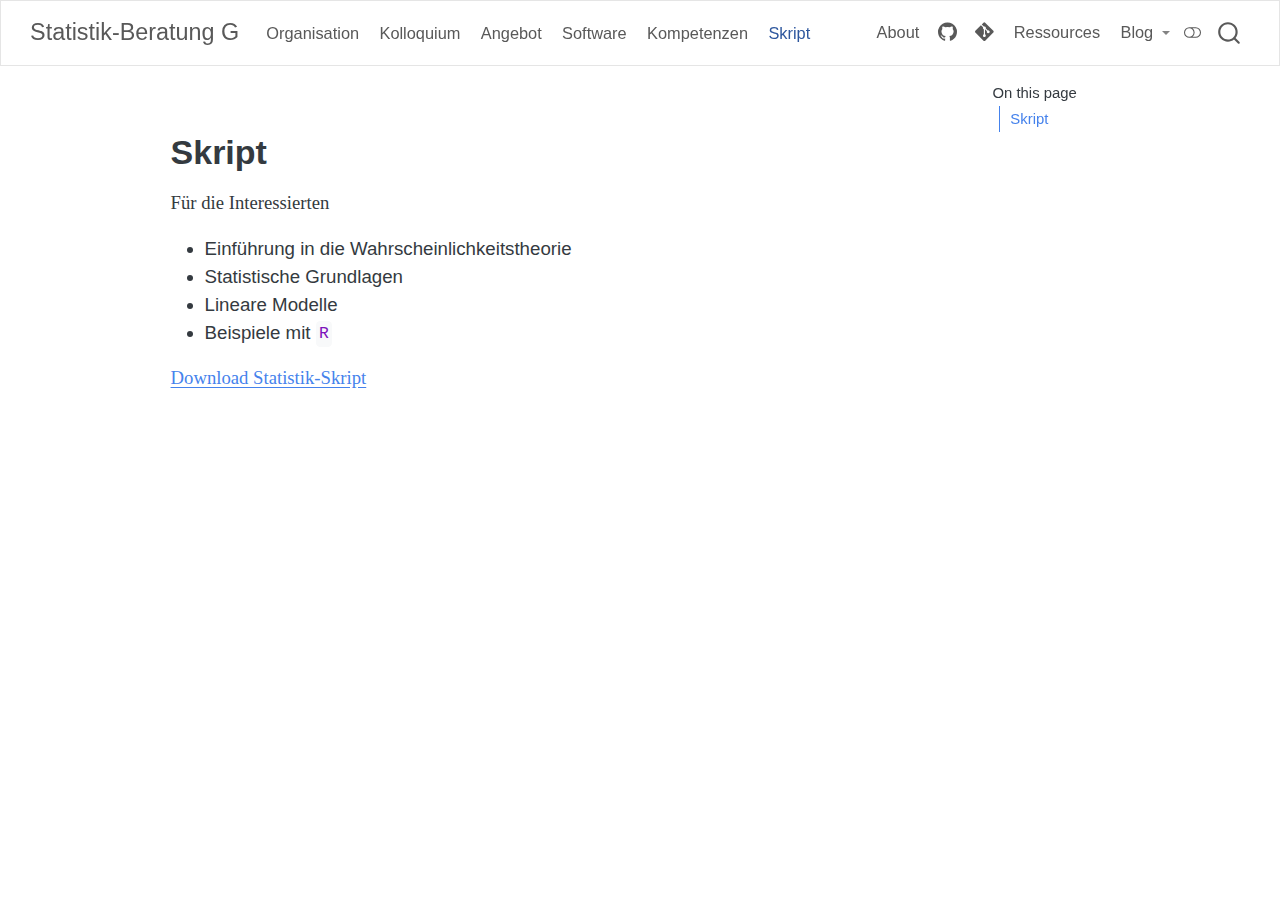
<file: docs/skript.html>
<!DOCTYPE html>
<html xmlns="http://www.w3.org/1999/xhtml" lang="en" xml:lang="en"><head>

<meta charset="utf-8">
<meta name="generator" content="quarto-1.6.39">

<meta name="viewport" content="width=device-width, initial-scale=1.0, user-scalable=yes">


<title>skript – Statistik-Beratung G</title>
<style>
code{white-space: pre-wrap;}
span.smallcaps{font-variant: small-caps;}
div.columns{display: flex; gap: min(4vw, 1.5em);}
div.column{flex: auto; overflow-x: auto;}
div.hanging-indent{margin-left: 1.5em; text-indent: -1.5em;}
ul.task-list{list-style: none;}
ul.task-list li input[type="checkbox"] {
  width: 0.8em;
  margin: 0 0.8em 0.2em -1em; /* quarto-specific, see https://github.com/quarto-dev/quarto-cli/issues/4556 */ 
  vertical-align: middle;
}
</style>


<script src="site_libs/quarto-nav/quarto-nav.js"></script>
<script src="site_libs/quarto-nav/headroom.min.js"></script>
<script src="site_libs/clipboard/clipboard.min.js"></script>
<script src="site_libs/quarto-search/autocomplete.umd.js"></script>
<script src="site_libs/quarto-search/fuse.min.js"></script>
<script src="site_libs/quarto-search/quarto-search.js"></script>
<meta name="quarto:offset" content="./">
<script src="site_libs/quarto-html/quarto.js"></script>
<script src="site_libs/quarto-html/popper.min.js"></script>
<script src="site_libs/quarto-html/tippy.umd.min.js"></script>
<script src="site_libs/quarto-html/anchor.min.js"></script>
<link href="site_libs/quarto-html/tippy.css" rel="stylesheet">
<link href="site_libs/quarto-html/quarto-syntax-highlighting-e26003cea8cd680ca0c55a263523d882.css" rel="stylesheet" class="quarto-color-scheme" id="quarto-text-highlighting-styles">
<link href="site_libs/quarto-html/quarto-syntax-highlighting-dark-d166b450ba5a8e9f7a0ab969bf6592c1.css" rel="prefetch" class="quarto-color-scheme quarto-color-alternate" id="quarto-text-highlighting-styles">
<script src="site_libs/bootstrap/bootstrap.min.js"></script>
<link href="site_libs/bootstrap/bootstrap-icons.css" rel="stylesheet">
<link href="site_libs/bootstrap/bootstrap-6c6cd59c2d38099c26021fc52c4aebbc.min.css" rel="stylesheet" append-hash="true" class="quarto-color-scheme" id="quarto-bootstrap" data-mode="light">
<link href="site_libs/bootstrap/bootstrap-dark-49c0ad83c2db331e32e04b5317057be6.min.css" rel="prefetch" append-hash="true" class="quarto-color-scheme quarto-color-alternate" id="quarto-bootstrap" data-mode="dark">
<script id="quarto-search-options" type="application/json">{
  "location": "navbar",
  "copy-button": false,
  "collapse-after": 3,
  "panel-placement": "end",
  "type": "overlay",
  "limit": 50,
  "keyboard-shortcut": [
    "f",
    "/",
    "s"
  ],
  "show-item-context": false,
  "language": {
    "search-no-results-text": "No results",
    "search-matching-documents-text": "matching documents",
    "search-copy-link-title": "Copy link to search",
    "search-hide-matches-text": "Hide additional matches",
    "search-more-match-text": "more match in this document",
    "search-more-matches-text": "more matches in this document",
    "search-clear-button-title": "Clear",
    "search-text-placeholder": "",
    "search-detached-cancel-button-title": "Cancel",
    "search-submit-button-title": "Submit",
    "search-label": "Search"
  }
}</script>


</head>

<body class="nav-fixed">

<div id="quarto-search-results"></div>
  <header id="quarto-header" class="headroom fixed-top">
    <nav class="navbar navbar-expand-lg " data-bs-theme="dark">
      <div class="navbar-container container-fluid">
      <div class="navbar-brand-container mx-auto">
    <a class="navbar-brand" href="./index.html">
    <span class="navbar-title">Statistik-Beratung G</span>
    </a>
  </div>
            <div id="quarto-search" class="" title="Search"></div>
          <button class="navbar-toggler" type="button" data-bs-toggle="collapse" data-bs-target="#navbarCollapse" aria-controls="navbarCollapse" role="menu" aria-expanded="false" aria-label="Toggle navigation" onclick="if (window.quartoToggleHeadroom) { window.quartoToggleHeadroom(); }">
  <span class="navbar-toggler-icon"></span>
</button>
          <div class="collapse navbar-collapse" id="navbarCollapse">
            <ul class="navbar-nav navbar-nav-scroll me-auto">
  <li class="nav-item">
    <a class="nav-link" href="./organisation.html"> 
<span class="menu-text">Organisation</span></a>
  </li>  
  <li class="nav-item">
    <a class="nav-link" href="./Kolloquium.html"> 
<span class="menu-text">Kolloquium</span></a>
  </li>  
  <li class="nav-item">
    <a class="nav-link" href="./angebot.html"> 
<span class="menu-text">Angebot</span></a>
  </li>  
  <li class="nav-item">
    <a class="nav-link" href="./software.html"> 
<span class="menu-text">Software</span></a>
  </li>  
  <li class="nav-item">
    <a class="nav-link" href="./kompetenzen.html"> 
<span class="menu-text">Kompetenzen</span></a>
  </li>  
  <li class="nav-item">
    <a class="nav-link active" href="./skript.html" aria-current="page"> 
<span class="menu-text">Skript</span></a>
  </li>  
</ul>
            <ul class="navbar-nav navbar-nav-scroll ms-auto">
  <li class="nav-item">
    <a class="nav-link" href="./about.html"> 
<span class="menu-text">About</span></a>
  </li>  
  <li class="nav-item compact">
    <a class="nav-link" href="https://github.com/mcdr65"> <i class="bi bi-github" role="img">
</i> 
<span class="menu-text"></span></a>
  </li>  
  <li class="nav-item compact">
    <a class="nav-link" href="https://gitlab.ti.bfh.ch/"> <i class="bi bi-git" role="img">
</i> 
<span class="menu-text"></span></a>
  </li>  
  <li class="nav-item">
    <a class="nav-link" href="https://mcdr65.github.io/myblog/"> 
<span class="menu-text">Ressources</span></a>
  </li>  
  <li class="nav-item dropdown ">
    <a class="nav-link dropdown-toggle" href="#" id="nav-menu-blog" role="link" data-bs-toggle="dropdown" aria-expanded="false">
 <span class="menu-text">Blog</span>
    </a>
    <ul class="dropdown-menu dropdown-menu-end" aria-labelledby="nav-menu-blog">    
        <li>
    <a class="dropdown-item" href="https://rweekly.org/">
 <span class="dropdown-text">R Weekly</span></a>
  </li>  
        <li>
    <a class="dropdown-item" href="https://www.r-bloggers.com/">
 <span class="dropdown-text">R Bloggers</span></a>
  </li>  
    </ul>
  </li>
</ul>
          </div> <!-- /navcollapse -->
            <div class="quarto-navbar-tools">
  <a href="" class="quarto-color-scheme-toggle quarto-navigation-tool  px-1" onclick="window.quartoToggleColorScheme(); return false;" title="Toggle dark mode"><i class="bi"></i></a>
</div>
      </div> <!-- /container-fluid -->
    </nav>
</header>
<!-- content -->
<div id="quarto-content" class="quarto-container page-columns page-rows-contents page-layout-article page-navbar">
<!-- sidebar -->
<!-- margin-sidebar -->
    <div id="quarto-margin-sidebar" class="sidebar margin-sidebar">
        <nav id="TOC" role="doc-toc" class="toc-active">
    <h2 id="toc-title">On this page</h2>
   
  <ul>
  <li><a href="#skript" id="toc-skript" class="nav-link active" data-scroll-target="#skript">Skript</a></li>
  </ul>
</nav>
    </div>
<!-- main -->
<main class="content" id="quarto-document-content"><header id="title-block-header" class="quarto-title-block"></header>




<section id="skript" class="level1">
<h1>Skript</h1>
<p>Für die Interessierten</p>
<ul>
<li>Einführung in die Wahrscheinlichkeitstheorie</li>
<li>Statistische Grundlagen</li>
<li>Lineare Modelle</li>
<li>Beispiele mit <code>R</code></li>
</ul>
<p><a href="docs/Master.pdf">Download Statistik-Skript</a></p>


</section>

</main> <!-- /main -->
<script id="quarto-html-after-body" type="application/javascript">
window.document.addEventListener("DOMContentLoaded", function (event) {
  const toggleBodyColorMode = (bsSheetEl) => {
    const mode = bsSheetEl.getAttribute("data-mode");
    const bodyEl = window.document.querySelector("body");
    if (mode === "dark") {
      bodyEl.classList.add("quarto-dark");
      bodyEl.classList.remove("quarto-light");
    } else {
      bodyEl.classList.add("quarto-light");
      bodyEl.classList.remove("quarto-dark");
    }
  }
  const toggleBodyColorPrimary = () => {
    const bsSheetEl = window.document.querySelector("link#quarto-bootstrap");
    if (bsSheetEl) {
      toggleBodyColorMode(bsSheetEl);
    }
  }
  toggleBodyColorPrimary();  
  const disableStylesheet = (stylesheets) => {
    for (let i=0; i < stylesheets.length; i++) {
      const stylesheet = stylesheets[i];
      stylesheet.rel = 'prefetch';
    }
  }
  const enableStylesheet = (stylesheets) => {
    for (let i=0; i < stylesheets.length; i++) {
      const stylesheet = stylesheets[i];
      stylesheet.rel = 'stylesheet';
    }
  }
  const manageTransitions = (selector, allowTransitions) => {
    const els = window.document.querySelectorAll(selector);
    for (let i=0; i < els.length; i++) {
      const el = els[i];
      if (allowTransitions) {
        el.classList.remove('notransition');
      } else {
        el.classList.add('notransition');
      }
    }
  }
  const toggleGiscusIfUsed = (isAlternate, darkModeDefault) => {
    const baseTheme = document.querySelector('#giscus-base-theme')?.value ?? 'light';
    const alternateTheme = document.querySelector('#giscus-alt-theme')?.value ?? 'dark';
    let newTheme = '';
    if(darkModeDefault) {
      newTheme = isAlternate ? baseTheme : alternateTheme;
    } else {
      newTheme = isAlternate ? alternateTheme : baseTheme;
    }
    const changeGiscusTheme = () => {
      // From: https://github.com/giscus/giscus/issues/336
      const sendMessage = (message) => {
        const iframe = document.querySelector('iframe.giscus-frame');
        if (!iframe) return;
        iframe.contentWindow.postMessage({ giscus: message }, 'https://giscus.app');
      }
      sendMessage({
        setConfig: {
          theme: newTheme
        }
      });
    }
    const isGiscussLoaded = window.document.querySelector('iframe.giscus-frame') !== null;
    if (isGiscussLoaded) {
      changeGiscusTheme();
    }
  }
  const toggleColorMode = (alternate) => {
    // Switch the stylesheets
    const alternateStylesheets = window.document.querySelectorAll('link.quarto-color-scheme.quarto-color-alternate');
    manageTransitions('#quarto-margin-sidebar .nav-link', false);
    if (alternate) {
      enableStylesheet(alternateStylesheets);
      for (const sheetNode of alternateStylesheets) {
        if (sheetNode.id === "quarto-bootstrap") {
          toggleBodyColorMode(sheetNode);
        }
      }
    } else {
      disableStylesheet(alternateStylesheets);
      toggleBodyColorPrimary();
    }
    manageTransitions('#quarto-margin-sidebar .nav-link', true);
    // Switch the toggles
    const toggles = window.document.querySelectorAll('.quarto-color-scheme-toggle');
    for (let i=0; i < toggles.length; i++) {
      const toggle = toggles[i];
      if (toggle) {
        if (alternate) {
          toggle.classList.add("alternate");     
        } else {
          toggle.classList.remove("alternate");
        }
      }
    }
    // Hack to workaround the fact that safari doesn't
    // properly recolor the scrollbar when toggling (#1455)
    if (navigator.userAgent.indexOf('Safari') > 0 && navigator.userAgent.indexOf('Chrome') == -1) {
      manageTransitions("body", false);
      window.scrollTo(0, 1);
      setTimeout(() => {
        window.scrollTo(0, 0);
        manageTransitions("body", true);
      }, 40);  
    }
  }
  const isFileUrl = () => { 
    return window.location.protocol === 'file:';
  }
  const hasAlternateSentinel = () => {  
    let styleSentinel = getColorSchemeSentinel();
    if (styleSentinel !== null) {
      return styleSentinel === "alternate";
    } else {
      return false;
    }
  }
  const setStyleSentinel = (alternate) => {
    const value = alternate ? "alternate" : "default";
    if (!isFileUrl()) {
      window.localStorage.setItem("quarto-color-scheme", value);
    } else {
      localAlternateSentinel = value;
    }
  }
  const getColorSchemeSentinel = () => {
    if (!isFileUrl()) {
      const storageValue = window.localStorage.getItem("quarto-color-scheme");
      return storageValue != null ? storageValue : localAlternateSentinel;
    } else {
      return localAlternateSentinel;
    }
  }
  const darkModeDefault = false;
  let localAlternateSentinel = darkModeDefault ? 'alternate' : 'default';
  // Dark / light mode switch
  window.quartoToggleColorScheme = () => {
    // Read the current dark / light value 
    let toAlternate = !hasAlternateSentinel();
    toggleColorMode(toAlternate);
    setStyleSentinel(toAlternate);
    toggleGiscusIfUsed(toAlternate, darkModeDefault);
  };
  // Ensure there is a toggle, if there isn't float one in the top right
  if (window.document.querySelector('.quarto-color-scheme-toggle') === null) {
    const a = window.document.createElement('a');
    a.classList.add('top-right');
    a.classList.add('quarto-color-scheme-toggle');
    a.href = "";
    a.onclick = function() { try { window.quartoToggleColorScheme(); } catch {} return false; };
    const i = window.document.createElement("i");
    i.classList.add('bi');
    a.appendChild(i);
    window.document.body.appendChild(a);
  }
  // Switch to dark mode if need be
  if (hasAlternateSentinel()) {
    toggleColorMode(true);
  } else {
    toggleColorMode(false);
  }
  const icon = "";
  const anchorJS = new window.AnchorJS();
  anchorJS.options = {
    placement: 'right',
    icon: icon
  };
  anchorJS.add('.anchored');
  const isCodeAnnotation = (el) => {
    for (const clz of el.classList) {
      if (clz.startsWith('code-annotation-')) {                     
        return true;
      }
    }
    return false;
  }
  const onCopySuccess = function(e) {
    // button target
    const button = e.trigger;
    // don't keep focus
    button.blur();
    // flash "checked"
    button.classList.add('code-copy-button-checked');
    var currentTitle = button.getAttribute("title");
    button.setAttribute("title", "Copied!");
    let tooltip;
    if (window.bootstrap) {
      button.setAttribute("data-bs-toggle", "tooltip");
      button.setAttribute("data-bs-placement", "left");
      button.setAttribute("data-bs-title", "Copied!");
      tooltip = new bootstrap.Tooltip(button, 
        { trigger: "manual", 
          customClass: "code-copy-button-tooltip",
          offset: [0, -8]});
      tooltip.show();    
    }
    setTimeout(function() {
      if (tooltip) {
        tooltip.hide();
        button.removeAttribute("data-bs-title");
        button.removeAttribute("data-bs-toggle");
        button.removeAttribute("data-bs-placement");
      }
      button.setAttribute("title", currentTitle);
      button.classList.remove('code-copy-button-checked');
    }, 1000);
    // clear code selection
    e.clearSelection();
  }
  const getTextToCopy = function(trigger) {
      const codeEl = trigger.previousElementSibling.cloneNode(true);
      for (const childEl of codeEl.children) {
        if (isCodeAnnotation(childEl)) {
          childEl.remove();
        }
      }
      return codeEl.innerText;
  }
  const clipboard = new window.ClipboardJS('.code-copy-button:not([data-in-quarto-modal])', {
    text: getTextToCopy
  });
  clipboard.on('success', onCopySuccess);
  if (window.document.getElementById('quarto-embedded-source-code-modal')) {
    const clipboardModal = new window.ClipboardJS('.code-copy-button[data-in-quarto-modal]', {
      text: getTextToCopy,
      container: window.document.getElementById('quarto-embedded-source-code-modal')
    });
    clipboardModal.on('success', onCopySuccess);
  }
    var localhostRegex = new RegExp(/^(?:http|https):\/\/localhost\:?[0-9]*\//);
    var mailtoRegex = new RegExp(/^mailto:/);
      var filterRegex = new RegExp('/' + window.location.host + '/');
    var isInternal = (href) => {
        return filterRegex.test(href) || localhostRegex.test(href) || mailtoRegex.test(href);
    }
    // Inspect non-navigation links and adorn them if external
 	var links = window.document.querySelectorAll('a[href]:not(.nav-link):not(.navbar-brand):not(.toc-action):not(.sidebar-link):not(.sidebar-item-toggle):not(.pagination-link):not(.no-external):not([aria-hidden]):not(.dropdown-item):not(.quarto-navigation-tool):not(.about-link)');
    for (var i=0; i<links.length; i++) {
      const link = links[i];
      if (!isInternal(link.href)) {
        // undo the damage that might have been done by quarto-nav.js in the case of
        // links that we want to consider external
        if (link.dataset.originalHref !== undefined) {
          link.href = link.dataset.originalHref;
        }
      }
    }
  function tippyHover(el, contentFn, onTriggerFn, onUntriggerFn) {
    const config = {
      allowHTML: true,
      maxWidth: 500,
      delay: 100,
      arrow: false,
      appendTo: function(el) {
          return el.parentElement;
      },
      interactive: true,
      interactiveBorder: 10,
      theme: 'quarto',
      placement: 'bottom-start',
    };
    if (contentFn) {
      config.content = contentFn;
    }
    if (onTriggerFn) {
      config.onTrigger = onTriggerFn;
    }
    if (onUntriggerFn) {
      config.onUntrigger = onUntriggerFn;
    }
    window.tippy(el, config); 
  }
  const noterefs = window.document.querySelectorAll('a[role="doc-noteref"]');
  for (var i=0; i<noterefs.length; i++) {
    const ref = noterefs[i];
    tippyHover(ref, function() {
      // use id or data attribute instead here
      let href = ref.getAttribute('data-footnote-href') || ref.getAttribute('href');
      try { href = new URL(href).hash; } catch {}
      const id = href.replace(/^#\/?/, "");
      const note = window.document.getElementById(id);
      if (note) {
        return note.innerHTML;
      } else {
        return "";
      }
    });
  }
  const xrefs = window.document.querySelectorAll('a.quarto-xref');
  const processXRef = (id, note) => {
    // Strip column container classes
    const stripColumnClz = (el) => {
      el.classList.remove("page-full", "page-columns");
      if (el.children) {
        for (const child of el.children) {
          stripColumnClz(child);
        }
      }
    }
    stripColumnClz(note)
    if (id === null || id.startsWith('sec-')) {
      // Special case sections, only their first couple elements
      const container = document.createElement("div");
      if (note.children && note.children.length > 2) {
        container.appendChild(note.children[0].cloneNode(true));
        for (let i = 1; i < note.children.length; i++) {
          const child = note.children[i];
          if (child.tagName === "P" && child.innerText === "") {
            continue;
          } else {
            container.appendChild(child.cloneNode(true));
            break;
          }
        }
        if (window.Quarto?.typesetMath) {
          window.Quarto.typesetMath(container);
        }
        return container.innerHTML
      } else {
        if (window.Quarto?.typesetMath) {
          window.Quarto.typesetMath(note);
        }
        return note.innerHTML;
      }
    } else {
      // Remove any anchor links if they are present
      const anchorLink = note.querySelector('a.anchorjs-link');
      if (anchorLink) {
        anchorLink.remove();
      }
      if (window.Quarto?.typesetMath) {
        window.Quarto.typesetMath(note);
      }
      if (note.classList.contains("callout")) {
        return note.outerHTML;
      } else {
        return note.innerHTML;
      }
    }
  }
  for (var i=0; i<xrefs.length; i++) {
    const xref = xrefs[i];
    tippyHover(xref, undefined, function(instance) {
      instance.disable();
      let url = xref.getAttribute('href');
      let hash = undefined; 
      if (url.startsWith('#')) {
        hash = url;
      } else {
        try { hash = new URL(url).hash; } catch {}
      }
      if (hash) {
        const id = hash.replace(/^#\/?/, "");
        const note = window.document.getElementById(id);
        if (note !== null) {
          try {
            const html = processXRef(id, note.cloneNode(true));
            instance.setContent(html);
          } finally {
            instance.enable();
            instance.show();
          }
        } else {
          // See if we can fetch this
          fetch(url.split('#')[0])
          .then(res => res.text())
          .then(html => {
            const parser = new DOMParser();
            const htmlDoc = parser.parseFromString(html, "text/html");
            const note = htmlDoc.getElementById(id);
            if (note !== null) {
              const html = processXRef(id, note);
              instance.setContent(html);
            } 
          }).finally(() => {
            instance.enable();
            instance.show();
          });
        }
      } else {
        // See if we can fetch a full url (with no hash to target)
        // This is a special case and we should probably do some content thinning / targeting
        fetch(url)
        .then(res => res.text())
        .then(html => {
          const parser = new DOMParser();
          const htmlDoc = parser.parseFromString(html, "text/html");
          const note = htmlDoc.querySelector('main.content');
          if (note !== null) {
            // This should only happen for chapter cross references
            // (since there is no id in the URL)
            // remove the first header
            if (note.children.length > 0 && note.children[0].tagName === "HEADER") {
              note.children[0].remove();
            }
            const html = processXRef(null, note);
            instance.setContent(html);
          } 
        }).finally(() => {
          instance.enable();
          instance.show();
        });
      }
    }, function(instance) {
    });
  }
      let selectedAnnoteEl;
      const selectorForAnnotation = ( cell, annotation) => {
        let cellAttr = 'data-code-cell="' + cell + '"';
        let lineAttr = 'data-code-annotation="' +  annotation + '"';
        const selector = 'span[' + cellAttr + '][' + lineAttr + ']';
        return selector;
      }
      const selectCodeLines = (annoteEl) => {
        const doc = window.document;
        const targetCell = annoteEl.getAttribute("data-target-cell");
        const targetAnnotation = annoteEl.getAttribute("data-target-annotation");
        const annoteSpan = window.document.querySelector(selectorForAnnotation(targetCell, targetAnnotation));
        const lines = annoteSpan.getAttribute("data-code-lines").split(",");
        const lineIds = lines.map((line) => {
          return targetCell + "-" + line;
        })
        let top = null;
        let height = null;
        let parent = null;
        if (lineIds.length > 0) {
            //compute the position of the single el (top and bottom and make a div)
            const el = window.document.getElementById(lineIds[0]);
            top = el.offsetTop;
            height = el.offsetHeight;
            parent = el.parentElement.parentElement;
          if (lineIds.length > 1) {
            const lastEl = window.document.getElementById(lineIds[lineIds.length - 1]);
            const bottom = lastEl.offsetTop + lastEl.offsetHeight;
            height = bottom - top;
          }
          if (top !== null && height !== null && parent !== null) {
            // cook up a div (if necessary) and position it 
            let div = window.document.getElementById("code-annotation-line-highlight");
            if (div === null) {
              div = window.document.createElement("div");
              div.setAttribute("id", "code-annotation-line-highlight");
              div.style.position = 'absolute';
              parent.appendChild(div);
            }
            div.style.top = top - 2 + "px";
            div.style.height = height + 4 + "px";
            div.style.left = 0;
            let gutterDiv = window.document.getElementById("code-annotation-line-highlight-gutter");
            if (gutterDiv === null) {
              gutterDiv = window.document.createElement("div");
              gutterDiv.setAttribute("id", "code-annotation-line-highlight-gutter");
              gutterDiv.style.position = 'absolute';
              const codeCell = window.document.getElementById(targetCell);
              const gutter = codeCell.querySelector('.code-annotation-gutter');
              gutter.appendChild(gutterDiv);
            }
            gutterDiv.style.top = top - 2 + "px";
            gutterDiv.style.height = height + 4 + "px";
          }
          selectedAnnoteEl = annoteEl;
        }
      };
      const unselectCodeLines = () => {
        const elementsIds = ["code-annotation-line-highlight", "code-annotation-line-highlight-gutter"];
        elementsIds.forEach((elId) => {
          const div = window.document.getElementById(elId);
          if (div) {
            div.remove();
          }
        });
        selectedAnnoteEl = undefined;
      };
        // Handle positioning of the toggle
    window.addEventListener(
      "resize",
      throttle(() => {
        elRect = undefined;
        if (selectedAnnoteEl) {
          selectCodeLines(selectedAnnoteEl);
        }
      }, 10)
    );
    function throttle(fn, ms) {
    let throttle = false;
    let timer;
      return (...args) => {
        if(!throttle) { // first call gets through
            fn.apply(this, args);
            throttle = true;
        } else { // all the others get throttled
            if(timer) clearTimeout(timer); // cancel #2
            timer = setTimeout(() => {
              fn.apply(this, args);
              timer = throttle = false;
            }, ms);
        }
      };
    }
      // Attach click handler to the DT
      const annoteDls = window.document.querySelectorAll('dt[data-target-cell]');
      for (const annoteDlNode of annoteDls) {
        annoteDlNode.addEventListener('click', (event) => {
          const clickedEl = event.target;
          if (clickedEl !== selectedAnnoteEl) {
            unselectCodeLines();
            const activeEl = window.document.querySelector('dt[data-target-cell].code-annotation-active');
            if (activeEl) {
              activeEl.classList.remove('code-annotation-active');
            }
            selectCodeLines(clickedEl);
            clickedEl.classList.add('code-annotation-active');
          } else {
            // Unselect the line
            unselectCodeLines();
            clickedEl.classList.remove('code-annotation-active');
          }
        });
      }
  const findCites = (el) => {
    const parentEl = el.parentElement;
    if (parentEl) {
      const cites = parentEl.dataset.cites;
      if (cites) {
        return {
          el,
          cites: cites.split(' ')
        };
      } else {
        return findCites(el.parentElement)
      }
    } else {
      return undefined;
    }
  };
  var bibliorefs = window.document.querySelectorAll('a[role="doc-biblioref"]');
  for (var i=0; i<bibliorefs.length; i++) {
    const ref = bibliorefs[i];
    const citeInfo = findCites(ref);
    if (citeInfo) {
      tippyHover(citeInfo.el, function() {
        var popup = window.document.createElement('div');
        citeInfo.cites.forEach(function(cite) {
          var citeDiv = window.document.createElement('div');
          citeDiv.classList.add('hanging-indent');
          citeDiv.classList.add('csl-entry');
          var biblioDiv = window.document.getElementById('ref-' + cite);
          if (biblioDiv) {
            citeDiv.innerHTML = biblioDiv.innerHTML;
          }
          popup.appendChild(citeDiv);
        });
        return popup.innerHTML;
      });
    }
  }
});
</script>
</div> <!-- /content -->




</body></html>
</file>
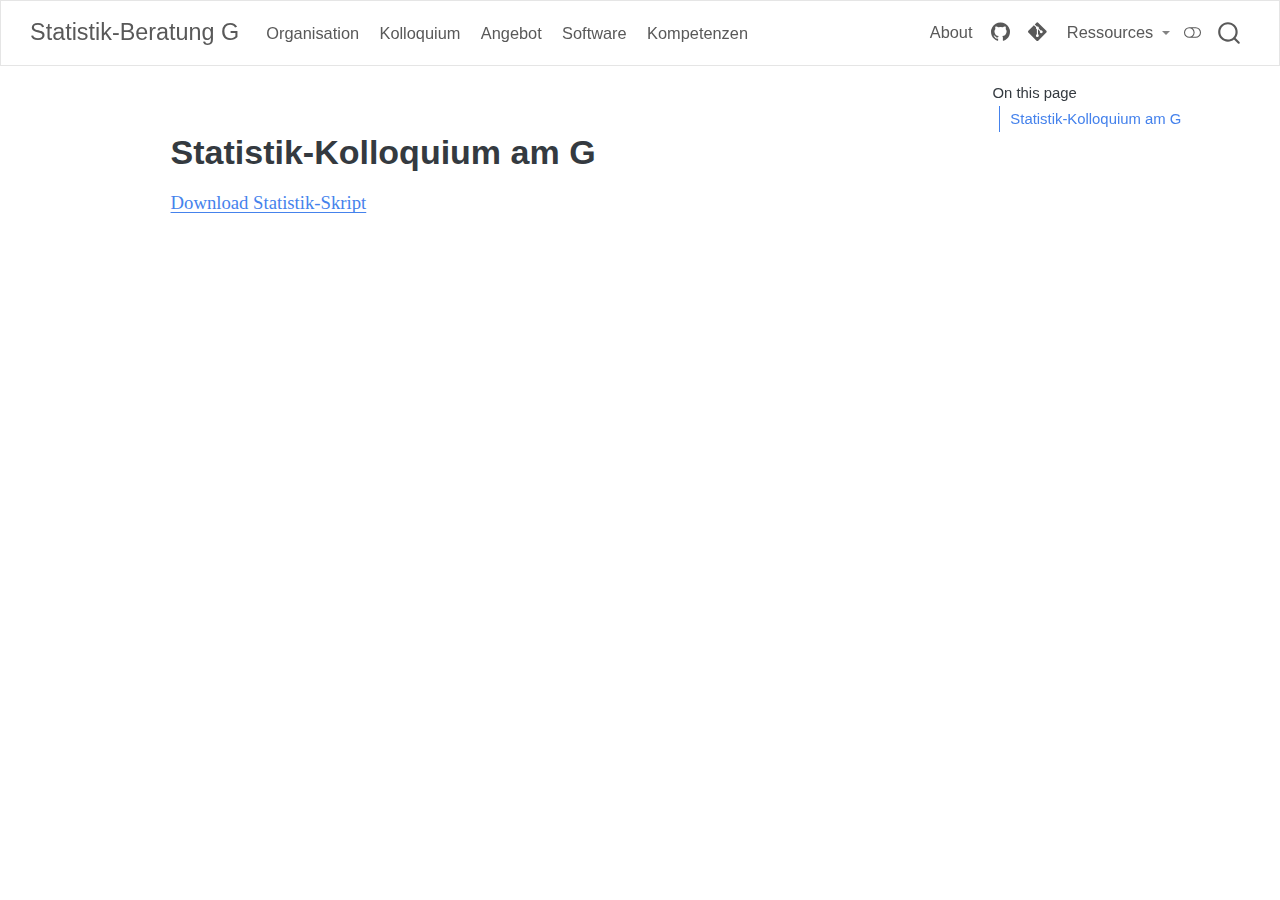
<file: docs/StatistikMitR.html>
<!DOCTYPE html>
<html xmlns="http://www.w3.org/1999/xhtml" lang="en" xml:lang="en"><head>

<meta charset="utf-8">
<meta name="generator" content="quarto-1.6.39">

<meta name="viewport" content="width=device-width, initial-scale=1.0, user-scalable=yes">


<title>statistikmitr – Statistik-Beratung G</title>
<style>
code{white-space: pre-wrap;}
span.smallcaps{font-variant: small-caps;}
div.columns{display: flex; gap: min(4vw, 1.5em);}
div.column{flex: auto; overflow-x: auto;}
div.hanging-indent{margin-left: 1.5em; text-indent: -1.5em;}
ul.task-list{list-style: none;}
ul.task-list li input[type="checkbox"] {
  width: 0.8em;
  margin: 0 0.8em 0.2em -1em; /* quarto-specific, see https://github.com/quarto-dev/quarto-cli/issues/4556 */ 
  vertical-align: middle;
}
</style>


<script src="site_libs/quarto-nav/quarto-nav.js"></script>
<script src="site_libs/quarto-nav/headroom.min.js"></script>
<script src="site_libs/clipboard/clipboard.min.js"></script>
<script src="site_libs/quarto-search/autocomplete.umd.js"></script>
<script src="site_libs/quarto-search/fuse.min.js"></script>
<script src="site_libs/quarto-search/quarto-search.js"></script>
<meta name="quarto:offset" content="./">
<script src="site_libs/quarto-html/quarto.js"></script>
<script src="site_libs/quarto-html/popper.min.js"></script>
<script src="site_libs/quarto-html/tippy.umd.min.js"></script>
<script src="site_libs/quarto-html/anchor.min.js"></script>
<link href="site_libs/quarto-html/tippy.css" rel="stylesheet">
<link href="site_libs/quarto-html/quarto-syntax-highlighting-e26003cea8cd680ca0c55a263523d882.css" rel="stylesheet" class="quarto-color-scheme" id="quarto-text-highlighting-styles">
<link href="site_libs/quarto-html/quarto-syntax-highlighting-dark-d166b450ba5a8e9f7a0ab969bf6592c1.css" rel="prefetch" class="quarto-color-scheme quarto-color-alternate" id="quarto-text-highlighting-styles">
<script src="site_libs/bootstrap/bootstrap.min.js"></script>
<link href="site_libs/bootstrap/bootstrap-icons.css" rel="stylesheet">
<link href="site_libs/bootstrap/bootstrap-6c6cd59c2d38099c26021fc52c4aebbc.min.css" rel="stylesheet" append-hash="true" class="quarto-color-scheme" id="quarto-bootstrap" data-mode="light">
<link href="site_libs/bootstrap/bootstrap-dark-49c0ad83c2db331e32e04b5317057be6.min.css" rel="prefetch" append-hash="true" class="quarto-color-scheme quarto-color-alternate" id="quarto-bootstrap" data-mode="dark">
<script id="quarto-search-options" type="application/json">{
  "location": "navbar",
  "copy-button": false,
  "collapse-after": 3,
  "panel-placement": "end",
  "type": "overlay",
  "limit": 50,
  "keyboard-shortcut": [
    "f",
    "/",
    "s"
  ],
  "show-item-context": false,
  "language": {
    "search-no-results-text": "No results",
    "search-matching-documents-text": "matching documents",
    "search-copy-link-title": "Copy link to search",
    "search-hide-matches-text": "Hide additional matches",
    "search-more-match-text": "more match in this document",
    "search-more-matches-text": "more matches in this document",
    "search-clear-button-title": "Clear",
    "search-text-placeholder": "",
    "search-detached-cancel-button-title": "Cancel",
    "search-submit-button-title": "Submit",
    "search-label": "Search"
  }
}</script>


</head>

<body class="nav-fixed">

<div id="quarto-search-results"></div>
  <header id="quarto-header" class="headroom fixed-top">
    <nav class="navbar navbar-expand-lg " data-bs-theme="dark">
      <div class="navbar-container container-fluid">
      <div class="navbar-brand-container mx-auto">
    <a class="navbar-brand" href="./index.html">
    <span class="navbar-title">Statistik-Beratung G</span>
    </a>
  </div>
            <div id="quarto-search" class="" title="Search"></div>
          <button class="navbar-toggler" type="button" data-bs-toggle="collapse" data-bs-target="#navbarCollapse" aria-controls="navbarCollapse" role="menu" aria-expanded="false" aria-label="Toggle navigation" onclick="if (window.quartoToggleHeadroom) { window.quartoToggleHeadroom(); }">
  <span class="navbar-toggler-icon"></span>
</button>
          <div class="collapse navbar-collapse" id="navbarCollapse">
            <ul class="navbar-nav navbar-nav-scroll me-auto">
  <li class="nav-item">
    <a class="nav-link" href="./organisation.html"> 
<span class="menu-text">Organisation</span></a>
  </li>  
  <li class="nav-item">
    <a class="nav-link" href="./Kolloquium.html"> 
<span class="menu-text">Kolloquium</span></a>
  </li>  
  <li class="nav-item">
    <a class="nav-link" href="./angebot.html"> 
<span class="menu-text">Angebot</span></a>
  </li>  
  <li class="nav-item">
    <a class="nav-link" href="./software.html"> 
<span class="menu-text">Software</span></a>
  </li>  
  <li class="nav-item">
    <a class="nav-link" href="./kompetenzen.html"> 
<span class="menu-text">Kompetenzen</span></a>
  </li>  
</ul>
            <ul class="navbar-nav navbar-nav-scroll ms-auto">
  <li class="nav-item">
    <a class="nav-link" href="./about.html"> 
<span class="menu-text">About</span></a>
  </li>  
  <li class="nav-item compact">
    <a class="nav-link" href="https://github.com/mcdr65"> <i class="bi bi-github" role="img">
</i> 
<span class="menu-text"></span></a>
  </li>  
  <li class="nav-item compact">
    <a class="nav-link" href="https://gitlab.ti.bfh.ch/"> <i class="bi bi-git" role="img">
</i> 
<span class="menu-text"></span></a>
  </li>  
  <li class="nav-item dropdown ">
    <a class="nav-link dropdown-toggle" href="#" id="nav-menu-ressources" role="link" data-bs-toggle="dropdown" aria-expanded="false">
 <span class="menu-text">Ressources</span>
    </a>
    <ul class="dropdown-menu dropdown-menu-end" aria-labelledby="nav-menu-ressources">    
        <li>
    <a class="dropdown-item" href="https://rweekly.org/">
 <span class="dropdown-text">R Weekly</span></a>
  </li>  
        <li>
    <a class="dropdown-item" href="https://www.r-bloggers.com/">
 <span class="dropdown-text">R Bloggers</span></a>
  </li>  
    </ul>
  </li>
</ul>
          </div> <!-- /navcollapse -->
            <div class="quarto-navbar-tools">
  <a href="" class="quarto-color-scheme-toggle quarto-navigation-tool  px-1" onclick="window.quartoToggleColorScheme(); return false;" title="Toggle dark mode"><i class="bi"></i></a>
</div>
      </div> <!-- /container-fluid -->
    </nav>
</header>
<!-- content -->
<div id="quarto-content" class="quarto-container page-columns page-rows-contents page-layout-article page-navbar">
<!-- sidebar -->
<!-- margin-sidebar -->
    <div id="quarto-margin-sidebar" class="sidebar margin-sidebar">
        <nav id="TOC" role="doc-toc" class="toc-active">
    <h2 id="toc-title">On this page</h2>
   
  <ul>
  <li><a href="#statistik-kolloquium-am-g" id="toc-statistik-kolloquium-am-g" class="nav-link active" data-scroll-target="#statistik-kolloquium-am-g">Statistik-Kolloquium am G</a></li>
  </ul>
</nav>
    </div>
<!-- main -->
<main class="content" id="quarto-document-content"><header id="title-block-header" class="quarto-title-block"></header>




<section id="statistik-kolloquium-am-g" class="level1">
<h1>Statistik-Kolloquium am G</h1>
<p><a href="docs/Master.pdf">Download Statistik-Skript</a></p>


</section>

</main> <!-- /main -->
<script id="quarto-html-after-body" type="application/javascript">
window.document.addEventListener("DOMContentLoaded", function (event) {
  const toggleBodyColorMode = (bsSheetEl) => {
    const mode = bsSheetEl.getAttribute("data-mode");
    const bodyEl = window.document.querySelector("body");
    if (mode === "dark") {
      bodyEl.classList.add("quarto-dark");
      bodyEl.classList.remove("quarto-light");
    } else {
      bodyEl.classList.add("quarto-light");
      bodyEl.classList.remove("quarto-dark");
    }
  }
  const toggleBodyColorPrimary = () => {
    const bsSheetEl = window.document.querySelector("link#quarto-bootstrap");
    if (bsSheetEl) {
      toggleBodyColorMode(bsSheetEl);
    }
  }
  toggleBodyColorPrimary();  
  const disableStylesheet = (stylesheets) => {
    for (let i=0; i < stylesheets.length; i++) {
      const stylesheet = stylesheets[i];
      stylesheet.rel = 'prefetch';
    }
  }
  const enableStylesheet = (stylesheets) => {
    for (let i=0; i < stylesheets.length; i++) {
      const stylesheet = stylesheets[i];
      stylesheet.rel = 'stylesheet';
    }
  }
  const manageTransitions = (selector, allowTransitions) => {
    const els = window.document.querySelectorAll(selector);
    for (let i=0; i < els.length; i++) {
      const el = els[i];
      if (allowTransitions) {
        el.classList.remove('notransition');
      } else {
        el.classList.add('notransition');
      }
    }
  }
  const toggleGiscusIfUsed = (isAlternate, darkModeDefault) => {
    const baseTheme = document.querySelector('#giscus-base-theme')?.value ?? 'light';
    const alternateTheme = document.querySelector('#giscus-alt-theme')?.value ?? 'dark';
    let newTheme = '';
    if(darkModeDefault) {
      newTheme = isAlternate ? baseTheme : alternateTheme;
    } else {
      newTheme = isAlternate ? alternateTheme : baseTheme;
    }
    const changeGiscusTheme = () => {
      // From: https://github.com/giscus/giscus/issues/336
      const sendMessage = (message) => {
        const iframe = document.querySelector('iframe.giscus-frame');
        if (!iframe) return;
        iframe.contentWindow.postMessage({ giscus: message }, 'https://giscus.app');
      }
      sendMessage({
        setConfig: {
          theme: newTheme
        }
      });
    }
    const isGiscussLoaded = window.document.querySelector('iframe.giscus-frame') !== null;
    if (isGiscussLoaded) {
      changeGiscusTheme();
    }
  }
  const toggleColorMode = (alternate) => {
    // Switch the stylesheets
    const alternateStylesheets = window.document.querySelectorAll('link.quarto-color-scheme.quarto-color-alternate');
    manageTransitions('#quarto-margin-sidebar .nav-link', false);
    if (alternate) {
      enableStylesheet(alternateStylesheets);
      for (const sheetNode of alternateStylesheets) {
        if (sheetNode.id === "quarto-bootstrap") {
          toggleBodyColorMode(sheetNode);
        }
      }
    } else {
      disableStylesheet(alternateStylesheets);
      toggleBodyColorPrimary();
    }
    manageTransitions('#quarto-margin-sidebar .nav-link', true);
    // Switch the toggles
    const toggles = window.document.querySelectorAll('.quarto-color-scheme-toggle');
    for (let i=0; i < toggles.length; i++) {
      const toggle = toggles[i];
      if (toggle) {
        if (alternate) {
          toggle.classList.add("alternate");     
        } else {
          toggle.classList.remove("alternate");
        }
      }
    }
    // Hack to workaround the fact that safari doesn't
    // properly recolor the scrollbar when toggling (#1455)
    if (navigator.userAgent.indexOf('Safari') > 0 && navigator.userAgent.indexOf('Chrome') == -1) {
      manageTransitions("body", false);
      window.scrollTo(0, 1);
      setTimeout(() => {
        window.scrollTo(0, 0);
        manageTransitions("body", true);
      }, 40);  
    }
  }
  const isFileUrl = () => { 
    return window.location.protocol === 'file:';
  }
  const hasAlternateSentinel = () => {  
    let styleSentinel = getColorSchemeSentinel();
    if (styleSentinel !== null) {
      return styleSentinel === "alternate";
    } else {
      return false;
    }
  }
  const setStyleSentinel = (alternate) => {
    const value = alternate ? "alternate" : "default";
    if (!isFileUrl()) {
      window.localStorage.setItem("quarto-color-scheme", value);
    } else {
      localAlternateSentinel = value;
    }
  }
  const getColorSchemeSentinel = () => {
    if (!isFileUrl()) {
      const storageValue = window.localStorage.getItem("quarto-color-scheme");
      return storageValue != null ? storageValue : localAlternateSentinel;
    } else {
      return localAlternateSentinel;
    }
  }
  const darkModeDefault = false;
  let localAlternateSentinel = darkModeDefault ? 'alternate' : 'default';
  // Dark / light mode switch
  window.quartoToggleColorScheme = () => {
    // Read the current dark / light value 
    let toAlternate = !hasAlternateSentinel();
    toggleColorMode(toAlternate);
    setStyleSentinel(toAlternate);
    toggleGiscusIfUsed(toAlternate, darkModeDefault);
  };
  // Ensure there is a toggle, if there isn't float one in the top right
  if (window.document.querySelector('.quarto-color-scheme-toggle') === null) {
    const a = window.document.createElement('a');
    a.classList.add('top-right');
    a.classList.add('quarto-color-scheme-toggle');
    a.href = "";
    a.onclick = function() { try { window.quartoToggleColorScheme(); } catch {} return false; };
    const i = window.document.createElement("i");
    i.classList.add('bi');
    a.appendChild(i);
    window.document.body.appendChild(a);
  }
  // Switch to dark mode if need be
  if (hasAlternateSentinel()) {
    toggleColorMode(true);
  } else {
    toggleColorMode(false);
  }
  const icon = "";
  const anchorJS = new window.AnchorJS();
  anchorJS.options = {
    placement: 'right',
    icon: icon
  };
  anchorJS.add('.anchored');
  const isCodeAnnotation = (el) => {
    for (const clz of el.classList) {
      if (clz.startsWith('code-annotation-')) {                     
        return true;
      }
    }
    return false;
  }
  const onCopySuccess = function(e) {
    // button target
    const button = e.trigger;
    // don't keep focus
    button.blur();
    // flash "checked"
    button.classList.add('code-copy-button-checked');
    var currentTitle = button.getAttribute("title");
    button.setAttribute("title", "Copied!");
    let tooltip;
    if (window.bootstrap) {
      button.setAttribute("data-bs-toggle", "tooltip");
      button.setAttribute("data-bs-placement", "left");
      button.setAttribute("data-bs-title", "Copied!");
      tooltip = new bootstrap.Tooltip(button, 
        { trigger: "manual", 
          customClass: "code-copy-button-tooltip",
          offset: [0, -8]});
      tooltip.show();    
    }
    setTimeout(function() {
      if (tooltip) {
        tooltip.hide();
        button.removeAttribute("data-bs-title");
        button.removeAttribute("data-bs-toggle");
        button.removeAttribute("data-bs-placement");
      }
      button.setAttribute("title", currentTitle);
      button.classList.remove('code-copy-button-checked');
    }, 1000);
    // clear code selection
    e.clearSelection();
  }
  const getTextToCopy = function(trigger) {
      const codeEl = trigger.previousElementSibling.cloneNode(true);
      for (const childEl of codeEl.children) {
        if (isCodeAnnotation(childEl)) {
          childEl.remove();
        }
      }
      return codeEl.innerText;
  }
  const clipboard = new window.ClipboardJS('.code-copy-button:not([data-in-quarto-modal])', {
    text: getTextToCopy
  });
  clipboard.on('success', onCopySuccess);
  if (window.document.getElementById('quarto-embedded-source-code-modal')) {
    const clipboardModal = new window.ClipboardJS('.code-copy-button[data-in-quarto-modal]', {
      text: getTextToCopy,
      container: window.document.getElementById('quarto-embedded-source-code-modal')
    });
    clipboardModal.on('success', onCopySuccess);
  }
    var localhostRegex = new RegExp(/^(?:http|https):\/\/localhost\:?[0-9]*\//);
    var mailtoRegex = new RegExp(/^mailto:/);
      var filterRegex = new RegExp('/' + window.location.host + '/');
    var isInternal = (href) => {
        return filterRegex.test(href) || localhostRegex.test(href) || mailtoRegex.test(href);
    }
    // Inspect non-navigation links and adorn them if external
 	var links = window.document.querySelectorAll('a[href]:not(.nav-link):not(.navbar-brand):not(.toc-action):not(.sidebar-link):not(.sidebar-item-toggle):not(.pagination-link):not(.no-external):not([aria-hidden]):not(.dropdown-item):not(.quarto-navigation-tool):not(.about-link)');
    for (var i=0; i<links.length; i++) {
      const link = links[i];
      if (!isInternal(link.href)) {
        // undo the damage that might have been done by quarto-nav.js in the case of
        // links that we want to consider external
        if (link.dataset.originalHref !== undefined) {
          link.href = link.dataset.originalHref;
        }
      }
    }
  function tippyHover(el, contentFn, onTriggerFn, onUntriggerFn) {
    const config = {
      allowHTML: true,
      maxWidth: 500,
      delay: 100,
      arrow: false,
      appendTo: function(el) {
          return el.parentElement;
      },
      interactive: true,
      interactiveBorder: 10,
      theme: 'quarto',
      placement: 'bottom-start',
    };
    if (contentFn) {
      config.content = contentFn;
    }
    if (onTriggerFn) {
      config.onTrigger = onTriggerFn;
    }
    if (onUntriggerFn) {
      config.onUntrigger = onUntriggerFn;
    }
    window.tippy(el, config); 
  }
  const noterefs = window.document.querySelectorAll('a[role="doc-noteref"]');
  for (var i=0; i<noterefs.length; i++) {
    const ref = noterefs[i];
    tippyHover(ref, function() {
      // use id or data attribute instead here
      let href = ref.getAttribute('data-footnote-href') || ref.getAttribute('href');
      try { href = new URL(href).hash; } catch {}
      const id = href.replace(/^#\/?/, "");
      const note = window.document.getElementById(id);
      if (note) {
        return note.innerHTML;
      } else {
        return "";
      }
    });
  }
  const xrefs = window.document.querySelectorAll('a.quarto-xref');
  const processXRef = (id, note) => {
    // Strip column container classes
    const stripColumnClz = (el) => {
      el.classList.remove("page-full", "page-columns");
      if (el.children) {
        for (const child of el.children) {
          stripColumnClz(child);
        }
      }
    }
    stripColumnClz(note)
    if (id === null || id.startsWith('sec-')) {
      // Special case sections, only their first couple elements
      const container = document.createElement("div");
      if (note.children && note.children.length > 2) {
        container.appendChild(note.children[0].cloneNode(true));
        for (let i = 1; i < note.children.length; i++) {
          const child = note.children[i];
          if (child.tagName === "P" && child.innerText === "") {
            continue;
          } else {
            container.appendChild(child.cloneNode(true));
            break;
          }
        }
        if (window.Quarto?.typesetMath) {
          window.Quarto.typesetMath(container);
        }
        return container.innerHTML
      } else {
        if (window.Quarto?.typesetMath) {
          window.Quarto.typesetMath(note);
        }
        return note.innerHTML;
      }
    } else {
      // Remove any anchor links if they are present
      const anchorLink = note.querySelector('a.anchorjs-link');
      if (anchorLink) {
        anchorLink.remove();
      }
      if (window.Quarto?.typesetMath) {
        window.Quarto.typesetMath(note);
      }
      if (note.classList.contains("callout")) {
        return note.outerHTML;
      } else {
        return note.innerHTML;
      }
    }
  }
  for (var i=0; i<xrefs.length; i++) {
    const xref = xrefs[i];
    tippyHover(xref, undefined, function(instance) {
      instance.disable();
      let url = xref.getAttribute('href');
      let hash = undefined; 
      if (url.startsWith('#')) {
        hash = url;
      } else {
        try { hash = new URL(url).hash; } catch {}
      }
      if (hash) {
        const id = hash.replace(/^#\/?/, "");
        const note = window.document.getElementById(id);
        if (note !== null) {
          try {
            const html = processXRef(id, note.cloneNode(true));
            instance.setContent(html);
          } finally {
            instance.enable();
            instance.show();
          }
        } else {
          // See if we can fetch this
          fetch(url.split('#')[0])
          .then(res => res.text())
          .then(html => {
            const parser = new DOMParser();
            const htmlDoc = parser.parseFromString(html, "text/html");
            const note = htmlDoc.getElementById(id);
            if (note !== null) {
              const html = processXRef(id, note);
              instance.setContent(html);
            } 
          }).finally(() => {
            instance.enable();
            instance.show();
          });
        }
      } else {
        // See if we can fetch a full url (with no hash to target)
        // This is a special case and we should probably do some content thinning / targeting
        fetch(url)
        .then(res => res.text())
        .then(html => {
          const parser = new DOMParser();
          const htmlDoc = parser.parseFromString(html, "text/html");
          const note = htmlDoc.querySelector('main.content');
          if (note !== null) {
            // This should only happen for chapter cross references
            // (since there is no id in the URL)
            // remove the first header
            if (note.children.length > 0 && note.children[0].tagName === "HEADER") {
              note.children[0].remove();
            }
            const html = processXRef(null, note);
            instance.setContent(html);
          } 
        }).finally(() => {
          instance.enable();
          instance.show();
        });
      }
    }, function(instance) {
    });
  }
      let selectedAnnoteEl;
      const selectorForAnnotation = ( cell, annotation) => {
        let cellAttr = 'data-code-cell="' + cell + '"';
        let lineAttr = 'data-code-annotation="' +  annotation + '"';
        const selector = 'span[' + cellAttr + '][' + lineAttr + ']';
        return selector;
      }
      const selectCodeLines = (annoteEl) => {
        const doc = window.document;
        const targetCell = annoteEl.getAttribute("data-target-cell");
        const targetAnnotation = annoteEl.getAttribute("data-target-annotation");
        const annoteSpan = window.document.querySelector(selectorForAnnotation(targetCell, targetAnnotation));
        const lines = annoteSpan.getAttribute("data-code-lines").split(",");
        const lineIds = lines.map((line) => {
          return targetCell + "-" + line;
        })
        let top = null;
        let height = null;
        let parent = null;
        if (lineIds.length > 0) {
            //compute the position of the single el (top and bottom and make a div)
            const el = window.document.getElementById(lineIds[0]);
            top = el.offsetTop;
            height = el.offsetHeight;
            parent = el.parentElement.parentElement;
          if (lineIds.length > 1) {
            const lastEl = window.document.getElementById(lineIds[lineIds.length - 1]);
            const bottom = lastEl.offsetTop + lastEl.offsetHeight;
            height = bottom - top;
          }
          if (top !== null && height !== null && parent !== null) {
            // cook up a div (if necessary) and position it 
            let div = window.document.getElementById("code-annotation-line-highlight");
            if (div === null) {
              div = window.document.createElement("div");
              div.setAttribute("id", "code-annotation-line-highlight");
              div.style.position = 'absolute';
              parent.appendChild(div);
            }
            div.style.top = top - 2 + "px";
            div.style.height = height + 4 + "px";
            div.style.left = 0;
            let gutterDiv = window.document.getElementById("code-annotation-line-highlight-gutter");
            if (gutterDiv === null) {
              gutterDiv = window.document.createElement("div");
              gutterDiv.setAttribute("id", "code-annotation-line-highlight-gutter");
              gutterDiv.style.position = 'absolute';
              const codeCell = window.document.getElementById(targetCell);
              const gutter = codeCell.querySelector('.code-annotation-gutter');
              gutter.appendChild(gutterDiv);
            }
            gutterDiv.style.top = top - 2 + "px";
            gutterDiv.style.height = height + 4 + "px";
          }
          selectedAnnoteEl = annoteEl;
        }
      };
      const unselectCodeLines = () => {
        const elementsIds = ["code-annotation-line-highlight", "code-annotation-line-highlight-gutter"];
        elementsIds.forEach((elId) => {
          const div = window.document.getElementById(elId);
          if (div) {
            div.remove();
          }
        });
        selectedAnnoteEl = undefined;
      };
        // Handle positioning of the toggle
    window.addEventListener(
      "resize",
      throttle(() => {
        elRect = undefined;
        if (selectedAnnoteEl) {
          selectCodeLines(selectedAnnoteEl);
        }
      }, 10)
    );
    function throttle(fn, ms) {
    let throttle = false;
    let timer;
      return (...args) => {
        if(!throttle) { // first call gets through
            fn.apply(this, args);
            throttle = true;
        } else { // all the others get throttled
            if(timer) clearTimeout(timer); // cancel #2
            timer = setTimeout(() => {
              fn.apply(this, args);
              timer = throttle = false;
            }, ms);
        }
      };
    }
      // Attach click handler to the DT
      const annoteDls = window.document.querySelectorAll('dt[data-target-cell]');
      for (const annoteDlNode of annoteDls) {
        annoteDlNode.addEventListener('click', (event) => {
          const clickedEl = event.target;
          if (clickedEl !== selectedAnnoteEl) {
            unselectCodeLines();
            const activeEl = window.document.querySelector('dt[data-target-cell].code-annotation-active');
            if (activeEl) {
              activeEl.classList.remove('code-annotation-active');
            }
            selectCodeLines(clickedEl);
            clickedEl.classList.add('code-annotation-active');
          } else {
            // Unselect the line
            unselectCodeLines();
            clickedEl.classList.remove('code-annotation-active');
          }
        });
      }
  const findCites = (el) => {
    const parentEl = el.parentElement;
    if (parentEl) {
      const cites = parentEl.dataset.cites;
      if (cites) {
        return {
          el,
          cites: cites.split(' ')
        };
      } else {
        return findCites(el.parentElement)
      }
    } else {
      return undefined;
    }
  };
  var bibliorefs = window.document.querySelectorAll('a[role="doc-biblioref"]');
  for (var i=0; i<bibliorefs.length; i++) {
    const ref = bibliorefs[i];
    const citeInfo = findCites(ref);
    if (citeInfo) {
      tippyHover(citeInfo.el, function() {
        var popup = window.document.createElement('div');
        citeInfo.cites.forEach(function(cite) {
          var citeDiv = window.document.createElement('div');
          citeDiv.classList.add('hanging-indent');
          citeDiv.classList.add('csl-entry');
          var biblioDiv = window.document.getElementById('ref-' + cite);
          if (biblioDiv) {
            citeDiv.innerHTML = biblioDiv.innerHTML;
          }
          popup.appendChild(citeDiv);
        });
        return popup.innerHTML;
      });
    }
  }
});
</script>
</div> <!-- /content -->




</body></html>
</file>
<file: docs/site_libs/quarto-html/tippy.css>
.tippy-box[data-animation=fade][data-state=hidden]{opacity:0}[data-tippy-root]{max-width:calc(100vw - 10px)}.tippy-box{position:relative;background-color:#333;color:#fff;border-radius:4px;font-size:14px;line-height:1.4;white-space:normal;outline:0;transition-property:transform,visibility,opacity}.tippy-box[data-placement^=top]>.tippy-arrow{bottom:0}.tippy-box[data-placement^=top]>.tippy-arrow:before{bottom:-7px;left:0;border-width:8px 8px 0;border-top-color:initial;transform-origin:center top}.tippy-box[data-placement^=bottom]>.tippy-arrow{top:0}.tippy-box[data-placement^=bottom]>.tippy-arrow:before{top:-7px;left:0;border-width:0 8px 8px;border-bottom-color:initial;transform-origin:center bottom}.tippy-box[data-placement^=left]>.tippy-arrow{right:0}.tippy-box[data-placement^=left]>.tippy-arrow:before{border-width:8px 0 8px 8px;border-left-color:initial;right:-7px;transform-origin:center left}.tippy-box[data-placement^=right]>.tippy-arrow{left:0}.tippy-box[data-placement^=right]>.tippy-arrow:before{left:-7px;border-width:8px 8px 8px 0;border-right-color:initial;transform-origin:center right}.tippy-box[data-inertia][data-state=visible]{transition-timing-function:cubic-bezier(.54,1.5,.38,1.11)}.tippy-arrow{width:16px;height:16px;color:#333}.tippy-arrow:before{content:"";position:absolute;border-color:transparent;border-style:solid}.tippy-content{position:relative;padding:5px 9px;z-index:1}
</file>
<file: docs/site_libs/quarto-html/quarto-syntax-highlighting.css>
/* quarto syntax highlight colors */
:root {
  --quarto-hl-ot-color: #003B4F;
  --quarto-hl-at-color: #657422;
  --quarto-hl-ss-color: #20794D;
  --quarto-hl-an-color: #5E5E5E;
  --quarto-hl-fu-color: #4758AB;
  --quarto-hl-st-color: #20794D;
  --quarto-hl-cf-color: #003B4F;
  --quarto-hl-op-color: #5E5E5E;
  --quarto-hl-er-color: #AD0000;
  --quarto-hl-bn-color: #AD0000;
  --quarto-hl-al-color: #AD0000;
  --quarto-hl-va-color: #111111;
  --quarto-hl-bu-color: inherit;
  --quarto-hl-ex-color: inherit;
  --quarto-hl-pp-color: #AD0000;
  --quarto-hl-in-color: #5E5E5E;
  --quarto-hl-vs-color: #20794D;
  --quarto-hl-wa-color: #5E5E5E;
  --quarto-hl-do-color: #5E5E5E;
  --quarto-hl-im-color: #00769E;
  --quarto-hl-ch-color: #20794D;
  --quarto-hl-dt-color: #AD0000;
  --quarto-hl-fl-color: #AD0000;
  --quarto-hl-co-color: #5E5E5E;
  --quarto-hl-cv-color: #5E5E5E;
  --quarto-hl-cn-color: #8f5902;
  --quarto-hl-sc-color: #5E5E5E;
  --quarto-hl-dv-color: #AD0000;
  --quarto-hl-kw-color: #003B4F;
}

/* other quarto variables */
:root {
  --quarto-font-monospace: SFMono-Regular, Menlo, Monaco, Consolas, "Liberation Mono", "Courier New", monospace;
}

pre > code.sourceCode > span {
  color: #003B4F;
}

code span {
  color: #003B4F;
}

code.sourceCode > span {
  color: #003B4F;
}

div.sourceCode,
div.sourceCode pre.sourceCode {
  color: #003B4F;
}

code span.ot {
  color: #003B4F;
  font-style: inherit;
}

code span.at {
  color: #657422;
  font-style: inherit;
}

code span.ss {
  color: #20794D;
  font-style: inherit;
}

code span.an {
  color: #5E5E5E;
  font-style: inherit;
}

code span.fu {
  color: #4758AB;
  font-style: inherit;
}

code span.st {
  color: #20794D;
  font-style: inherit;
}

code span.cf {
  color: #003B4F;
  font-weight: bold;
  font-style: inherit;
}

code span.op {
  color: #5E5E5E;
  font-style: inherit;
}

code span.er {
  color: #AD0000;
  font-style: inherit;
}

code span.bn {
  color: #AD0000;
  font-style: inherit;
}

code span.al {
  color: #AD0000;
  font-style: inherit;
}

code span.va {
  color: #111111;
  font-style: inherit;
}

code span.bu {
  font-style: inherit;
}

code span.ex {
  font-style: inherit;
}

code span.pp {
  color: #AD0000;
  font-style: inherit;
}

code span.in {
  color: #5E5E5E;
  font-style: inherit;
}

code span.vs {
  color: #20794D;
  font-style: inherit;
}

code span.wa {
  color: #5E5E5E;
  font-style: italic;
}

code span.do {
  color: #5E5E5E;
  font-style: italic;
}

code span.im {
  color: #00769E;
  font-style: inherit;
}

code span.ch {
  color: #20794D;
  font-style: inherit;
}

code span.dt {
  color: #AD0000;
  font-style: inherit;
}

code span.fl {
  color: #AD0000;
  font-style: inherit;
}

code span.co {
  color: #5E5E5E;
  font-style: inherit;
}

code span.cv {
  color: #5E5E5E;
  font-style: italic;
}

code span.cn {
  color: #8f5902;
  font-style: inherit;
}

code span.sc {
  color: #5E5E5E;
  font-style: inherit;
}

code span.dv {
  color: #AD0000;
  font-style: inherit;
}

code span.kw {
  color: #003B4F;
  font-weight: bold;
  font-style: inherit;
}

.prevent-inlining {
  content: "</";
}

/*# sourceMappingURL=debc5d5d77c3f9108843748ff7464032.css.map */
</file>
<file: docs/site_libs/quarto-html/quarto-syntax-highlighting-dark.css>
/* quarto syntax highlight colors */
:root {
  --quarto-hl-al-color: #f07178;
  --quarto-hl-an-color: #d4d0ab;
  --quarto-hl-at-color: #00e0e0;
  --quarto-hl-bn-color: #d4d0ab;
  --quarto-hl-bu-color: #abe338;
  --quarto-hl-ch-color: #abe338;
  --quarto-hl-co-color: #f8f8f2;
  --quarto-hl-cv-color: #ffd700;
  --quarto-hl-cn-color: #ffd700;
  --quarto-hl-cf-color: #ffa07a;
  --quarto-hl-dt-color: #ffa07a;
  --quarto-hl-dv-color: #d4d0ab;
  --quarto-hl-do-color: #f8f8f2;
  --quarto-hl-er-color: #f07178;
  --quarto-hl-ex-color: #00e0e0;
  --quarto-hl-fl-color: #d4d0ab;
  --quarto-hl-fu-color: #ffa07a;
  --quarto-hl-im-color: #abe338;
  --quarto-hl-in-color: #d4d0ab;
  --quarto-hl-kw-color: #ffa07a;
  --quarto-hl-op-color: #ffa07a;
  --quarto-hl-ot-color: #00e0e0;
  --quarto-hl-pp-color: #dcc6e0;
  --quarto-hl-re-color: #00e0e0;
  --quarto-hl-sc-color: #abe338;
  --quarto-hl-ss-color: #abe338;
  --quarto-hl-st-color: #abe338;
  --quarto-hl-va-color: #00e0e0;
  --quarto-hl-vs-color: #abe338;
  --quarto-hl-wa-color: #dcc6e0;
}

/* other quarto variables */
:root {
  --quarto-font-monospace: SFMono-Regular, Menlo, Monaco, Consolas, "Liberation Mono", "Courier New", monospace;
}

code span.al {
  background-color: #2a0f15;
  font-weight: bold;
  color: #f07178;
}

code span.an {
  color: #d4d0ab;
}

code span.at {
  color: #00e0e0;
}

code span.bn {
  color: #d4d0ab;
}

code span.bu {
  color: #abe338;
}

code span.ch {
  color: #abe338;
}

code span.co {
  font-style: italic;
  color: #f8f8f2;
}

code span.cv {
  color: #ffd700;
}

code span.cn {
  color: #ffd700;
}

code span.cf {
  font-weight: bold;
  color: #ffa07a;
}

code span.dt {
  color: #ffa07a;
}

code span.dv {
  color: #d4d0ab;
}

code span.do {
  color: #f8f8f2;
}

code span.er {
  color: #f07178;
  text-decoration: underline;
}

code span.ex {
  font-weight: bold;
  color: #00e0e0;
}

code span.fl {
  color: #d4d0ab;
}

code span.fu {
  color: #ffa07a;
}

code span.im {
  color: #abe338;
}

code span.in {
  color: #d4d0ab;
}

code span.kw {
  font-weight: bold;
  color: #ffa07a;
}

pre > code.sourceCode > span {
  color: #f8f8f2;
}

code span {
  color: #f8f8f2;
}

code.sourceCode > span {
  color: #f8f8f2;
}

div.sourceCode,
div.sourceCode pre.sourceCode {
  color: #f8f8f2;
}

code span.op {
  color: #ffa07a;
}

code span.ot {
  color: #00e0e0;
}

code span.pp {
  color: #dcc6e0;
}

code span.re {
  background-color: #f8f8f2;
  color: #00e0e0;
}

code span.sc {
  color: #abe338;
}

code span.ss {
  color: #abe338;
}

code span.st {
  color: #abe338;
}

code span.va {
  color: #00e0e0;
}

code span.vs {
  color: #abe338;
}

code span.wa {
  color: #dcc6e0;
}

.prevent-inlining {
  content: "</";
}

/*# sourceMappingURL=935a306eefa94366c21e1a970dddb765.css.map */
</file>
<file: docs/site_libs/quarto-html/quarto-syntax-highlighting-e26003cea8cd680ca0c55a263523d882.css>
/* quarto syntax highlight colors */
:root {
  --quarto-hl-ot-color: #003B4F;
  --quarto-hl-at-color: #657422;
  --quarto-hl-ss-color: #20794D;
  --quarto-hl-an-color: #5E5E5E;
  --quarto-hl-fu-color: #4758AB;
  --quarto-hl-st-color: #20794D;
  --quarto-hl-cf-color: #003B4F;
  --quarto-hl-op-color: #5E5E5E;
  --quarto-hl-er-color: #AD0000;
  --quarto-hl-bn-color: #AD0000;
  --quarto-hl-al-color: #AD0000;
  --quarto-hl-va-color: #111111;
  --quarto-hl-bu-color: inherit;
  --quarto-hl-ex-color: inherit;
  --quarto-hl-pp-color: #AD0000;
  --quarto-hl-in-color: #5E5E5E;
  --quarto-hl-vs-color: #20794D;
  --quarto-hl-wa-color: #5E5E5E;
  --quarto-hl-do-color: #5E5E5E;
  --quarto-hl-im-color: #00769E;
  --quarto-hl-ch-color: #20794D;
  --quarto-hl-dt-color: #AD0000;
  --quarto-hl-fl-color: #AD0000;
  --quarto-hl-co-color: #5E5E5E;
  --quarto-hl-cv-color: #5E5E5E;
  --quarto-hl-cn-color: #8f5902;
  --quarto-hl-sc-color: #5E5E5E;
  --quarto-hl-dv-color: #AD0000;
  --quarto-hl-kw-color: #003B4F;
}

/* other quarto variables */
:root {
  --quarto-font-monospace: SFMono-Regular, Menlo, Monaco, Consolas, "Liberation Mono", "Courier New", monospace;
}

pre > code.sourceCode > span {
  color: #003B4F;
}

code span {
  color: #003B4F;
}

code.sourceCode > span {
  color: #003B4F;
}

div.sourceCode,
div.sourceCode pre.sourceCode {
  color: #003B4F;
}

code span.ot {
  color: #003B4F;
  font-style: inherit;
}

code span.at {
  color: #657422;
  font-style: inherit;
}

code span.ss {
  color: #20794D;
  font-style: inherit;
}

code span.an {
  color: #5E5E5E;
  font-style: inherit;
}

code span.fu {
  color: #4758AB;
  font-style: inherit;
}

code span.st {
  color: #20794D;
  font-style: inherit;
}

code span.cf {
  color: #003B4F;
  font-weight: bold;
  font-style: inherit;
}

code span.op {
  color: #5E5E5E;
  font-style: inherit;
}

code span.er {
  color: #AD0000;
  font-style: inherit;
}

code span.bn {
  color: #AD0000;
  font-style: inherit;
}

code span.al {
  color: #AD0000;
  font-style: inherit;
}

code span.va {
  color: #111111;
  font-style: inherit;
}

code span.bu {
  font-style: inherit;
}

code span.ex {
  font-style: inherit;
}

code span.pp {
  color: #AD0000;
  font-style: inherit;
}

code span.in {
  color: #5E5E5E;
  font-style: inherit;
}

code span.vs {
  color: #20794D;
  font-style: inherit;
}

code span.wa {
  color: #5E5E5E;
  font-style: italic;
}

code span.do {
  color: #5E5E5E;
  font-style: italic;
}

code span.im {
  color: #00769E;
  font-style: inherit;
}

code span.ch {
  color: #20794D;
  font-style: inherit;
}

code span.dt {
  color: #AD0000;
  font-style: inherit;
}

code span.fl {
  color: #AD0000;
  font-style: inherit;
}

code span.co {
  color: #5E5E5E;
  font-style: inherit;
}

code span.cv {
  color: #5E5E5E;
  font-style: italic;
}

code span.cn {
  color: #8f5902;
  font-style: inherit;
}

code span.sc {
  color: #5E5E5E;
  font-style: inherit;
}

code span.dv {
  color: #AD0000;
  font-style: inherit;
}

code span.kw {
  color: #003B4F;
  font-weight: bold;
  font-style: inherit;
}

.prevent-inlining {
  content: "</";
}

/*# sourceMappingURL=e90e9ab646ea9b1aaa61e089606e0f97.css.map */
</file>
<file: docs/site_libs/quarto-html/quarto-syntax-highlighting-dark-d166b450ba5a8e9f7a0ab969bf6592c1.css>
/* quarto syntax highlight colors */
:root {
  --quarto-hl-al-color: #f07178;
  --quarto-hl-an-color: #d4d0ab;
  --quarto-hl-at-color: #00e0e0;
  --quarto-hl-bn-color: #d4d0ab;
  --quarto-hl-bu-color: #abe338;
  --quarto-hl-ch-color: #abe338;
  --quarto-hl-co-color: #f8f8f2;
  --quarto-hl-cv-color: #ffd700;
  --quarto-hl-cn-color: #ffd700;
  --quarto-hl-cf-color: #ffa07a;
  --quarto-hl-dt-color: #ffa07a;
  --quarto-hl-dv-color: #d4d0ab;
  --quarto-hl-do-color: #f8f8f2;
  --quarto-hl-er-color: #f07178;
  --quarto-hl-ex-color: #00e0e0;
  --quarto-hl-fl-color: #d4d0ab;
  --quarto-hl-fu-color: #ffa07a;
  --quarto-hl-im-color: #abe338;
  --quarto-hl-in-color: #d4d0ab;
  --quarto-hl-kw-color: #ffa07a;
  --quarto-hl-op-color: #ffa07a;
  --quarto-hl-ot-color: #00e0e0;
  --quarto-hl-pp-color: #dcc6e0;
  --quarto-hl-re-color: #00e0e0;
  --quarto-hl-sc-color: #abe338;
  --quarto-hl-ss-color: #abe338;
  --quarto-hl-st-color: #abe338;
  --quarto-hl-va-color: #00e0e0;
  --quarto-hl-vs-color: #abe338;
  --quarto-hl-wa-color: #dcc6e0;
}

/* other quarto variables */
:root {
  --quarto-font-monospace: SFMono-Regular, Menlo, Monaco, Consolas, "Liberation Mono", "Courier New", monospace;
}

code span.al {
  background-color: #2a0f15;
  font-weight: bold;
  color: #f07178;
}

code span.an {
  color: #d4d0ab;
}

code span.at {
  color: #00e0e0;
}

code span.bn {
  color: #d4d0ab;
}

code span.bu {
  color: #abe338;
}

code span.ch {
  color: #abe338;
}

code span.co {
  font-style: italic;
  color: #f8f8f2;
}

code span.cv {
  color: #ffd700;
}

code span.cn {
  color: #ffd700;
}

code span.cf {
  font-weight: bold;
  color: #ffa07a;
}

code span.dt {
  color: #ffa07a;
}

code span.dv {
  color: #d4d0ab;
}

code span.do {
  color: #f8f8f2;
}

code span.er {
  color: #f07178;
  text-decoration: underline;
}

code span.ex {
  font-weight: bold;
  color: #00e0e0;
}

code span.fl {
  color: #d4d0ab;
}

code span.fu {
  color: #ffa07a;
}

code span.im {
  color: #abe338;
}

code span.in {
  color: #d4d0ab;
}

code span.kw {
  font-weight: bold;
  color: #ffa07a;
}

pre > code.sourceCode > span {
  color: #f8f8f2;
}

code span {
  color: #f8f8f2;
}

code.sourceCode > span {
  color: #f8f8f2;
}

div.sourceCode,
div.sourceCode pre.sourceCode {
  color: #f8f8f2;
}

code span.op {
  color: #ffa07a;
}

code span.ot {
  color: #00e0e0;
}

code span.pp {
  color: #dcc6e0;
}

code span.re {
  background-color: #f8f8f2;
  color: #00e0e0;
}

code span.sc {
  color: #abe338;
}

code span.ss {
  color: #abe338;
}

code span.st {
  color: #abe338;
}

code span.va {
  color: #00e0e0;
}

code span.vs {
  color: #abe338;
}

code span.wa {
  color: #dcc6e0;
}

.prevent-inlining {
  content: "</";
}

/*# sourceMappingURL=72bb05760472c1bb0bbb1d76e21bc2a0.css.map */
</file>
